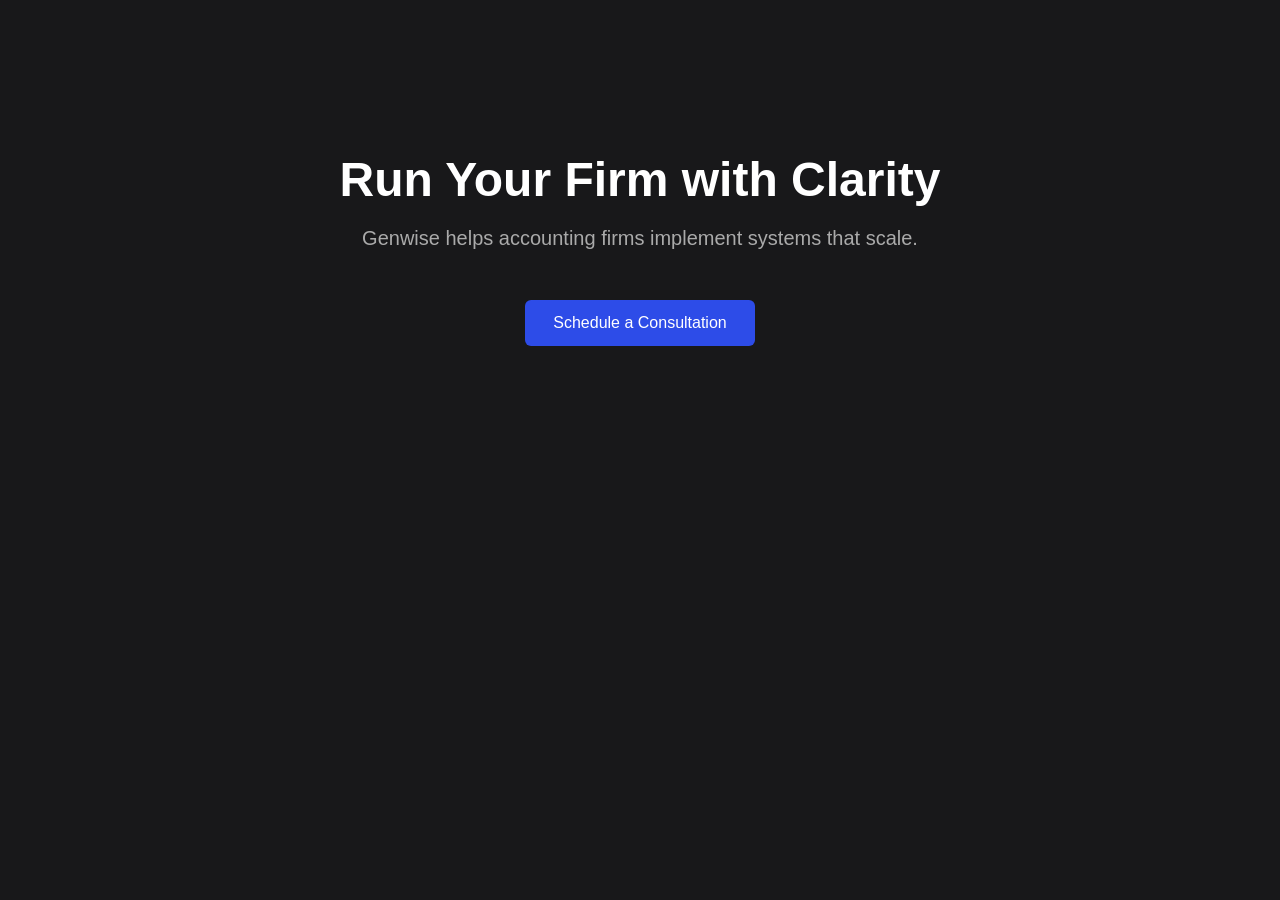
<file: index.html>
<!DOCTYPE html>
<html lang="en">
<head>
  <meta charset="UTF-8">
  <title>Genwise</title>
  <style>
    body {
      margin: 0;
      background-color: #18181a;
      color: white;
      font-family: Arial, sans-serif;
      text-align: center;
    }

    .hero {
      padding: 120px 20px;
    }

    h1 {
      font-size: 48px;
      margin-bottom: 20px;
    }

    p {
      font-size: 20px;
      color: #aaa;
    }

    .btn {
      margin-top: 30px;
      display: inline-block;
      padding: 14px 28px;
      background-color: #2d4ce8;
      color: white;
      text-decoration: none;
      border-radius: 6px;
    }
  </style>
</head>
<body>

  <div class="hero">
    <h1>Run Your Firm with Clarity</h1>
    <p>Genwise helps accounting firms implement systems that scale.</p>
    <a href="#" class="btn">Schedule a Consultation</a>
  </div>

</body>
</html>
</file>
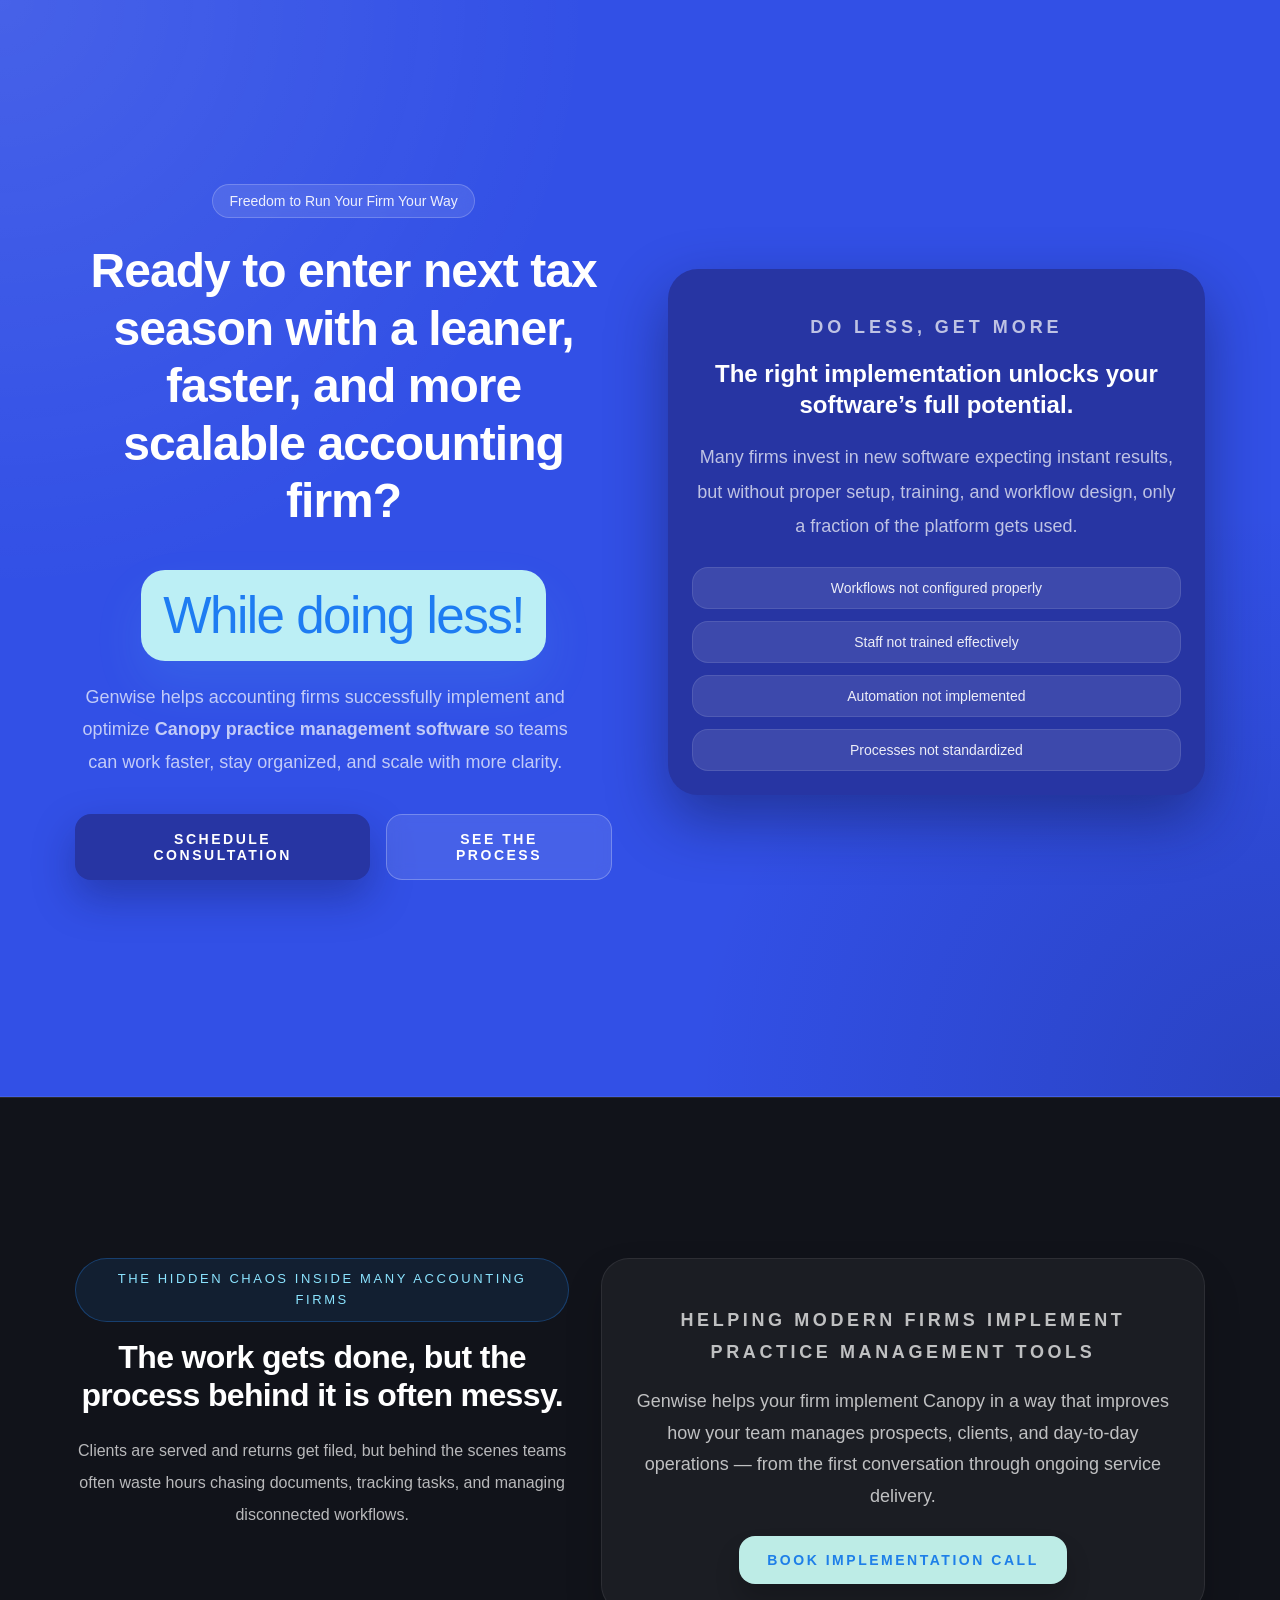
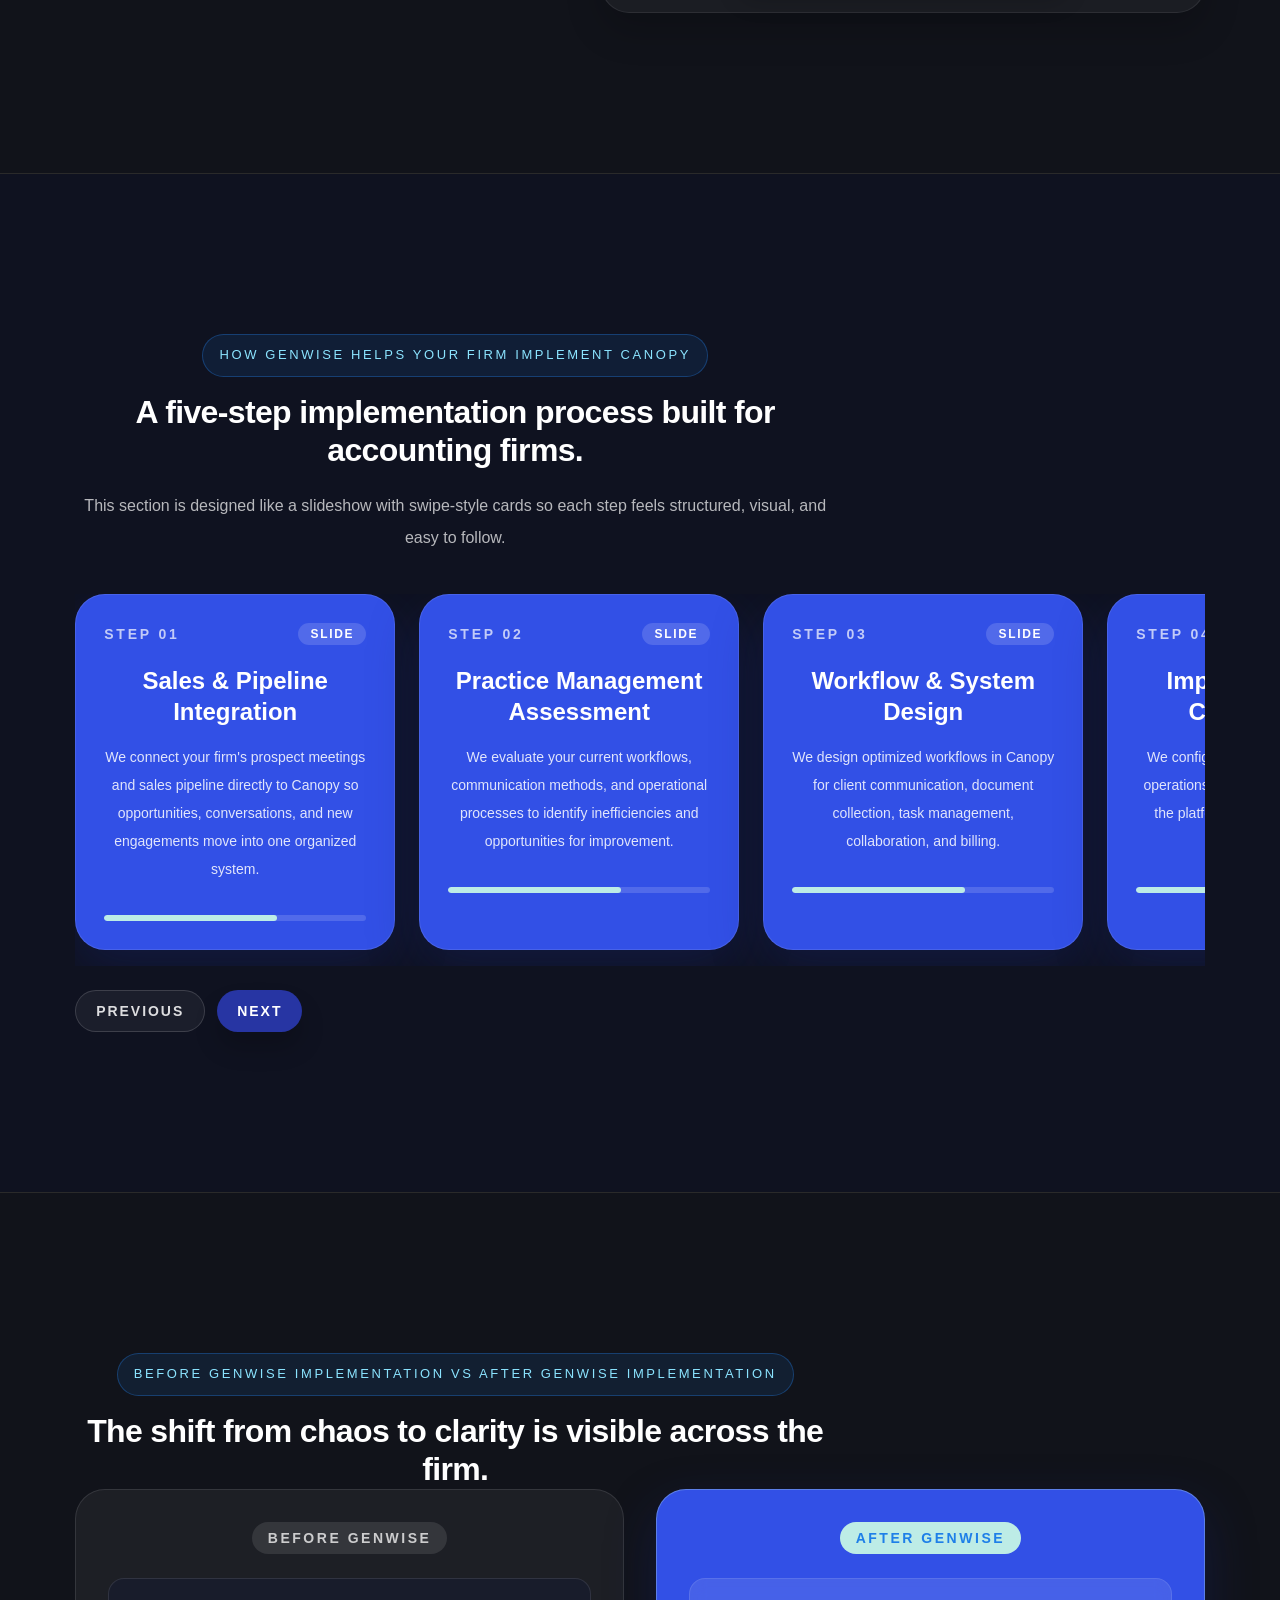
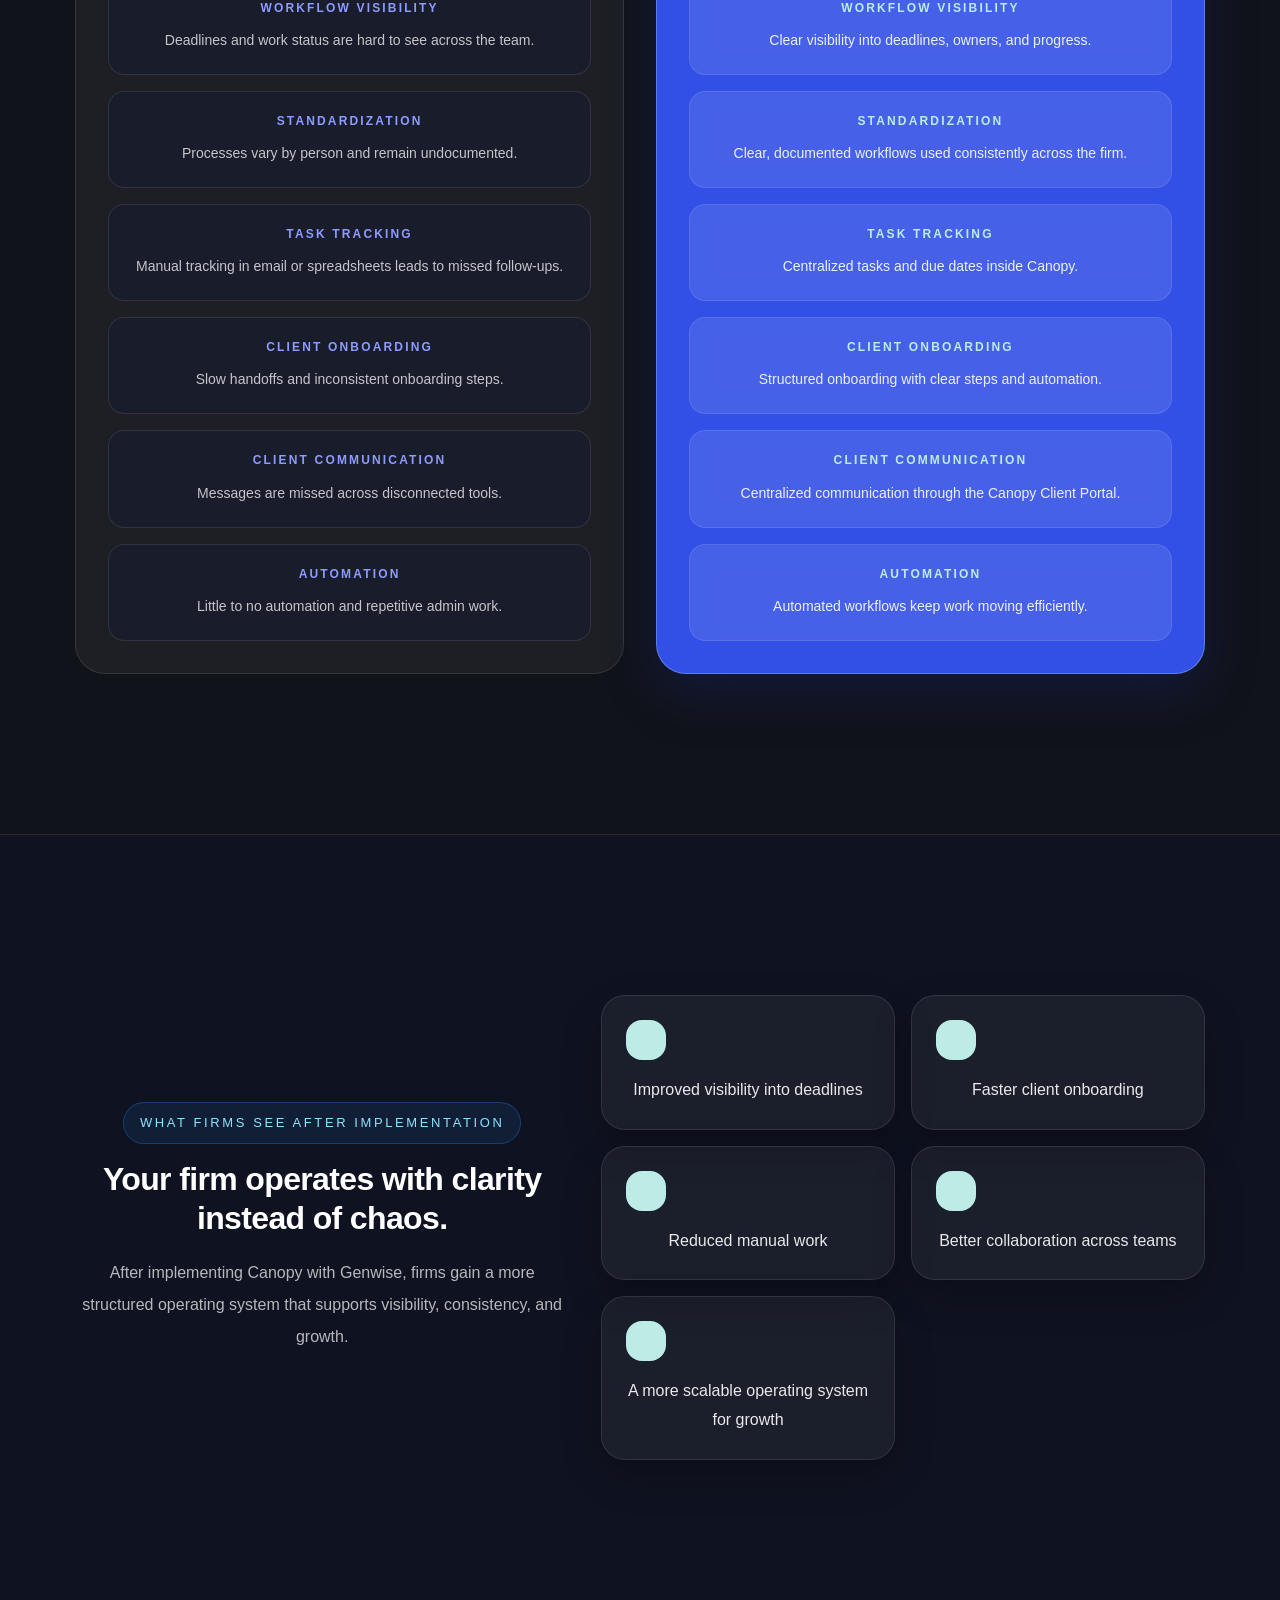
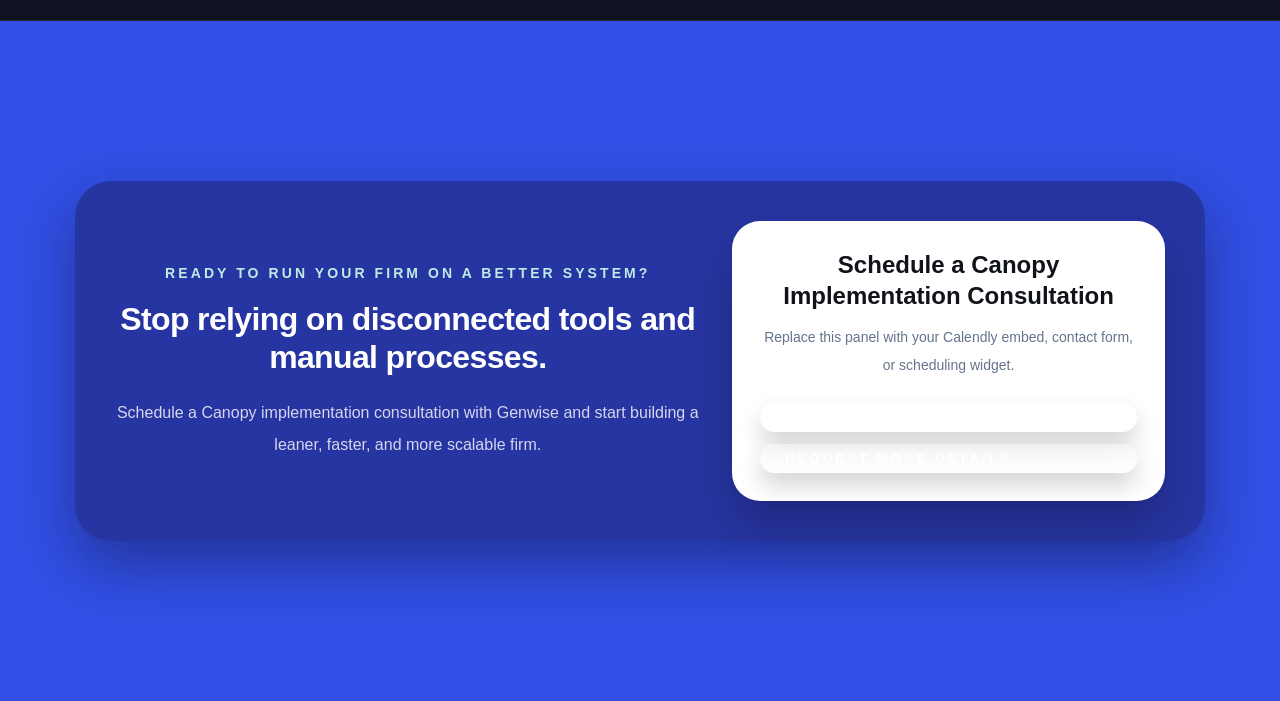
<file: canopy.html>
<!DOCTYPE html>
<html lang="en">
<head>
  <meta charset="UTF-8" />
  <meta name="viewport" content="width=device-width, initial-scale=1.0" />
  <title>Canopy Landing Page V2</title>
  <link rel="stylesheet" href="styles.css" />
</head>
<body>
  <div class="page">
    <section class="hero">
      <div class="hero-overlay"></div>
      <div class="container hero-inner">
        <div class="hero-grid">
          <div class="hero-left">
            <div class="hero-pill">Freedom to Run Your Firm Your Way</div>

            <h1 class="hero-title">
              Ready to enter next tax season with a leaner, faster, and more scalable accounting firm?
            </h1>

            <div class="hero-highlight">
              <span>While doing less!</span>
            </div>

            <p class="hero-text">
              Genwise helps accounting firms successfully implement and optimize
              <strong>Canopy practice management software</strong>
              so teams can work faster, stay organized, and scale with more clarity.
            </p>

            <div class="hero-actions">
              <a href="#consultation" class="btn btn-primary">Schedule Consultation</a>
              <a href="#process" class="btn btn-secondary">See the Process</a>
            </div>
          </div>

          <div class="hero-right">
            <div class="feature-card">
              <p class="feature-label">Do Less, Get More</p>
              <h3 class="feature-title">
                The right implementation unlocks your software’s full potential.
              </h3>
              <p class="feature-text">
                Many firms invest in new software expecting instant results, but without proper
                setup, training, and workflow design, only a fraction of the platform gets used.
              </p>

              <div class="feature-list">
                <div class="feature-item">Workflows not configured properly</div>
                <div class="feature-item">Staff not trained effectively</div>
                <div class="feature-item">Automation not implemented</div>
                <div class="feature-item">Processes not standardized</div>
              </div>
            </div>
          </div>
        </div>
      </div>
    </section>

    <section class="section section-dark">
      <div class="container">
        <div class="info-grid">
          <div>
            <p class="eyebrow">The Hidden Chaos Inside Many Accounting Firms</p>
            <h2 class="section-title">
              The work gets done, but the process behind it is often messy.
            </h2>
            <p class="section-text">
              Clients are served and returns get filed, but behind the scenes teams often waste
              hours chasing documents, tracking tasks, and managing disconnected workflows.
            </p>
          </div>

          <div class="info-card">
            <p class="info-label">Helping modern firms implement practice management tools</p>
            <p class="info-text">
              Genwise helps your firm implement Canopy in a way that improves how your team
              manages prospects, clients, and day-to-day operations — from the first conversation
              through ongoing service delivery.
            </p>
            <a href="#consultation" class="btn btn-accent">Book Implementation Call</a>
          </div>
        </div>
      </div>
    </section>

    <section id="process" class="section section-darker">
      <div class="container">
        <div class="process-header">
          <p class="eyebrow">How Genwise Helps Your Firm Implement Canopy</p>
          <h2 class="section-title">
            A five-step implementation process built for accounting firms.
          </h2>
          <p class="section-text">
            This section is designed like a slideshow with swipe-style cards so each step feels
            structured, visual, and easy to follow.
          </p>
        </div>

        <div class="slider-wrap" id="slider">
          <div class="slide-card">
            <div class="slide-top">
              <span class="slide-step">Step 01</span>
              <span class="slide-badge">Slide</span>
            </div>
            <h3>Sales &amp; Pipeline Integration</h3>
            <p>
              We connect your firm's prospect meetings and sales pipeline directly to Canopy so
              opportunities, conversations, and new engagements move into one organized system.
            </p>
            <div class="progress"><div class="progress-fill"></div></div>
          </div>

          <div class="slide-card">
            <div class="slide-top">
              <span class="slide-step">Step 02</span>
              <span class="slide-badge">Slide</span>
            </div>
            <h3>Practice Management Assessment</h3>
            <p>
              We evaluate your current workflows, communication methods, and operational processes
              to identify inefficiencies and opportunities for improvement.
            </p>
            <div class="progress"><div class="progress-fill"></div></div>
          </div>

          <div class="slide-card">
            <div class="slide-top">
              <span class="slide-step">Step 03</span>
              <span class="slide-badge">Slide</span>
            </div>
            <h3>Workflow &amp; System Design</h3>
            <p>
              We design optimized workflows in Canopy for client communication, document
              collection, task management, collaboration, and billing.
            </p>
            <div class="progress"><div class="progress-fill"></div></div>
          </div>

          <div class="slide-card">
            <div class="slide-top">
              <span class="slide-step">Step 04</span>
              <span class="slide-badge">Slide</span>
            </div>
            <h3>Implementation &amp; Configuration</h3>
            <p>
              We configure Canopy around your firm operations, build automations, and align the
              platform with the tools your team already uses.
            </p>
            <div class="progress"><div class="progress-fill"></div></div>
          </div>

          <div class="slide-card">
            <div class="slide-top">
              <span class="slide-step">Step 05</span>
              <span class="slide-badge">Slide</span>
            </div>
            <h3>Adoption &amp; Client Management</h3>
            <p>
              We train your team and guide rollout so Canopy becomes part of daily operations with
              better visibility into activity, deadlines, and workload.
            </p>
            <div class="progress"><div class="progress-fill"></div></div>
          </div>
        </div>

        <div class="slider-buttons">
          <button class="slider-btn slider-btn-outline" id="prevBtn">Previous</button>
          <button class="slider-btn slider-btn-solid" id="nextBtn">Next</button>
        </div>
      </div>
    </section>

    <section class="section section-dark">
      <div class="container">
        <div class="compare-header">
          <p class="eyebrow">Before Genwise Implementation vs After Genwise Implementation</p>
          <h2 class="section-title">
            The shift from chaos to clarity is visible across the firm.
          </h2>
        </div>

        <div class="compare-grid">
          <div class="compare-panel before-panel">
            <div class="compare-pill compare-pill-dark">Before Genwise</div>

            <div class="compare-item before-item">
              <p class="compare-label">Workflow visibility</p>
              <p class="compare-text">Deadlines and work status are hard to see across the team.</p>
            </div>

            <div class="compare-item before-item">
              <p class="compare-label">Standardization</p>
              <p class="compare-text">Processes vary by person and remain undocumented.</p>
            </div>

            <div class="compare-item before-item">
              <p class="compare-label">Task tracking</p>
              <p class="compare-text">Manual tracking in email or spreadsheets leads to missed follow-ups.</p>
            </div>

            <div class="compare-item before-item">
              <p class="compare-label">Client onboarding</p>
              <p class="compare-text">Slow handoffs and inconsistent onboarding steps.</p>
            </div>

            <div class="compare-item before-item">
              <p class="compare-label">Client communication</p>
              <p class="compare-text">Messages are missed across disconnected tools.</p>
            </div>

            <div class="compare-item before-item">
              <p class="compare-label">Automation</p>
              <p class="compare-text">Little to no automation and repetitive admin work.</p>
            </div>
          </div>

          <div class="compare-panel after-panel">
            <div class="compare-pill compare-pill-accent">After Genwise</div>

            <div class="compare-item after-item">
              <p class="compare-label compare-label-accent">Workflow visibility</p>
              <p class="compare-text compare-text-bright">Clear visibility into deadlines, owners, and progress.</p>
            </div>

            <div class="compare-item after-item">
              <p class="compare-label compare-label-accent">Standardization</p>
              <p class="compare-text compare-text-bright">Clear, documented workflows used consistently across the firm.</p>
            </div>

            <div class="compare-item after-item">
              <p class="compare-label compare-label-accent">Task tracking</p>
              <p class="compare-text compare-text-bright">Centralized tasks and due dates inside Canopy.</p>
            </div>

            <div class="compare-item after-item">
              <p class="compare-label compare-label-accent">Client onboarding</p>
              <p class="compare-text compare-text-bright">Structured onboarding with clear steps and automation.</p>
            </div>

            <div class="compare-item after-item">
              <p class="compare-label compare-label-accent">Client communication</p>
              <p class="compare-text compare-text-bright">Centralized communication through the Canopy Client Portal.</p>
            </div>

            <div class="compare-item after-item">
              <p class="compare-label compare-label-accent">Automation</p>
              <p class="compare-text compare-text-bright">Automated workflows keep work moving efficiently.</p>
            </div>
          </div>
        </div>
      </div>
    </section>

    <section class="section section-darker">
      <div class="container">
        <div class="results-grid">
          <div>
            <p class="eyebrow">What Firms See After Implementation</p>
            <h2 class="section-title">Your firm operates with clarity instead of chaos.</h2>
            <p class="section-text">
              After implementing Canopy with Genwise, firms gain a more structured operating system
              that supports visibility, consistency, and growth.
            </p>
          </div>

          <div class="result-cards">
            <div class="result-card">
              <div class="result-icon"></div>
              <p>Improved visibility into deadlines</p>
            </div>
            <div class="result-card">
              <div class="result-icon"></div>
              <p>Faster client onboarding</p>
            </div>
            <div class="result-card">
              <div class="result-icon"></div>
              <p>Reduced manual work</p>
            </div>
            <div class="result-card">
              <div class="result-icon"></div>
              <p>Better collaboration across teams</p>
            </div>
            <div class="result-card">
              <div class="result-icon"></div>
              <p>A more scalable operating system for growth</p>
            </div>
          </div>
        </div>
      </div>
    </section>

    <section id="consultation" class="section consultation-section">
      <div class="container">
        <div class="consult-shell">
          <div class="consult-grid">
            <div>
              <p class="consult-label">Ready to Run Your Firm on a Better System?</p>
              <h2 class="section-title consult-title">
                Stop relying on disconnected tools and manual processes.
              </h2>
              <p class="consult-text">
                Schedule a Canopy implementation consultation with Genwise and start building a
                leaner, faster, and more scalable firm.
              </p>
            </div>

            <div class="consult-card">
              <h3>Schedule a Canopy Implementation Consultation</h3>
              <p>
                Replace this panel with your Calendly embed, contact form, or scheduling widget.
              </p>

              <div class="consult-actions">
                <button class="consult-btn consult-btn-primary">Book Consultation</button>
                <button class="consult-btn consult-btn-secondary">Request More Details</button>
              </div>
            </div>
          </div>
        </div>
      </div>
    </section>
  </div>

  <script>
    const slider = document.getElementById('slider');
    const prevBtn = document.getElementById('prevBtn');
    const nextBtn = document.getElementById('nextBtn');

    prevBtn.addEventListener('click', function () {
      slider.scrollBy({ left: -360, behavior: 'smooth' });
    });

    nextBtn.addEventListener('click', function () {
      slider.scrollBy({ left: 360, behavior: 'smooth' });
    });
  </script>
</body>
</html>
</file>
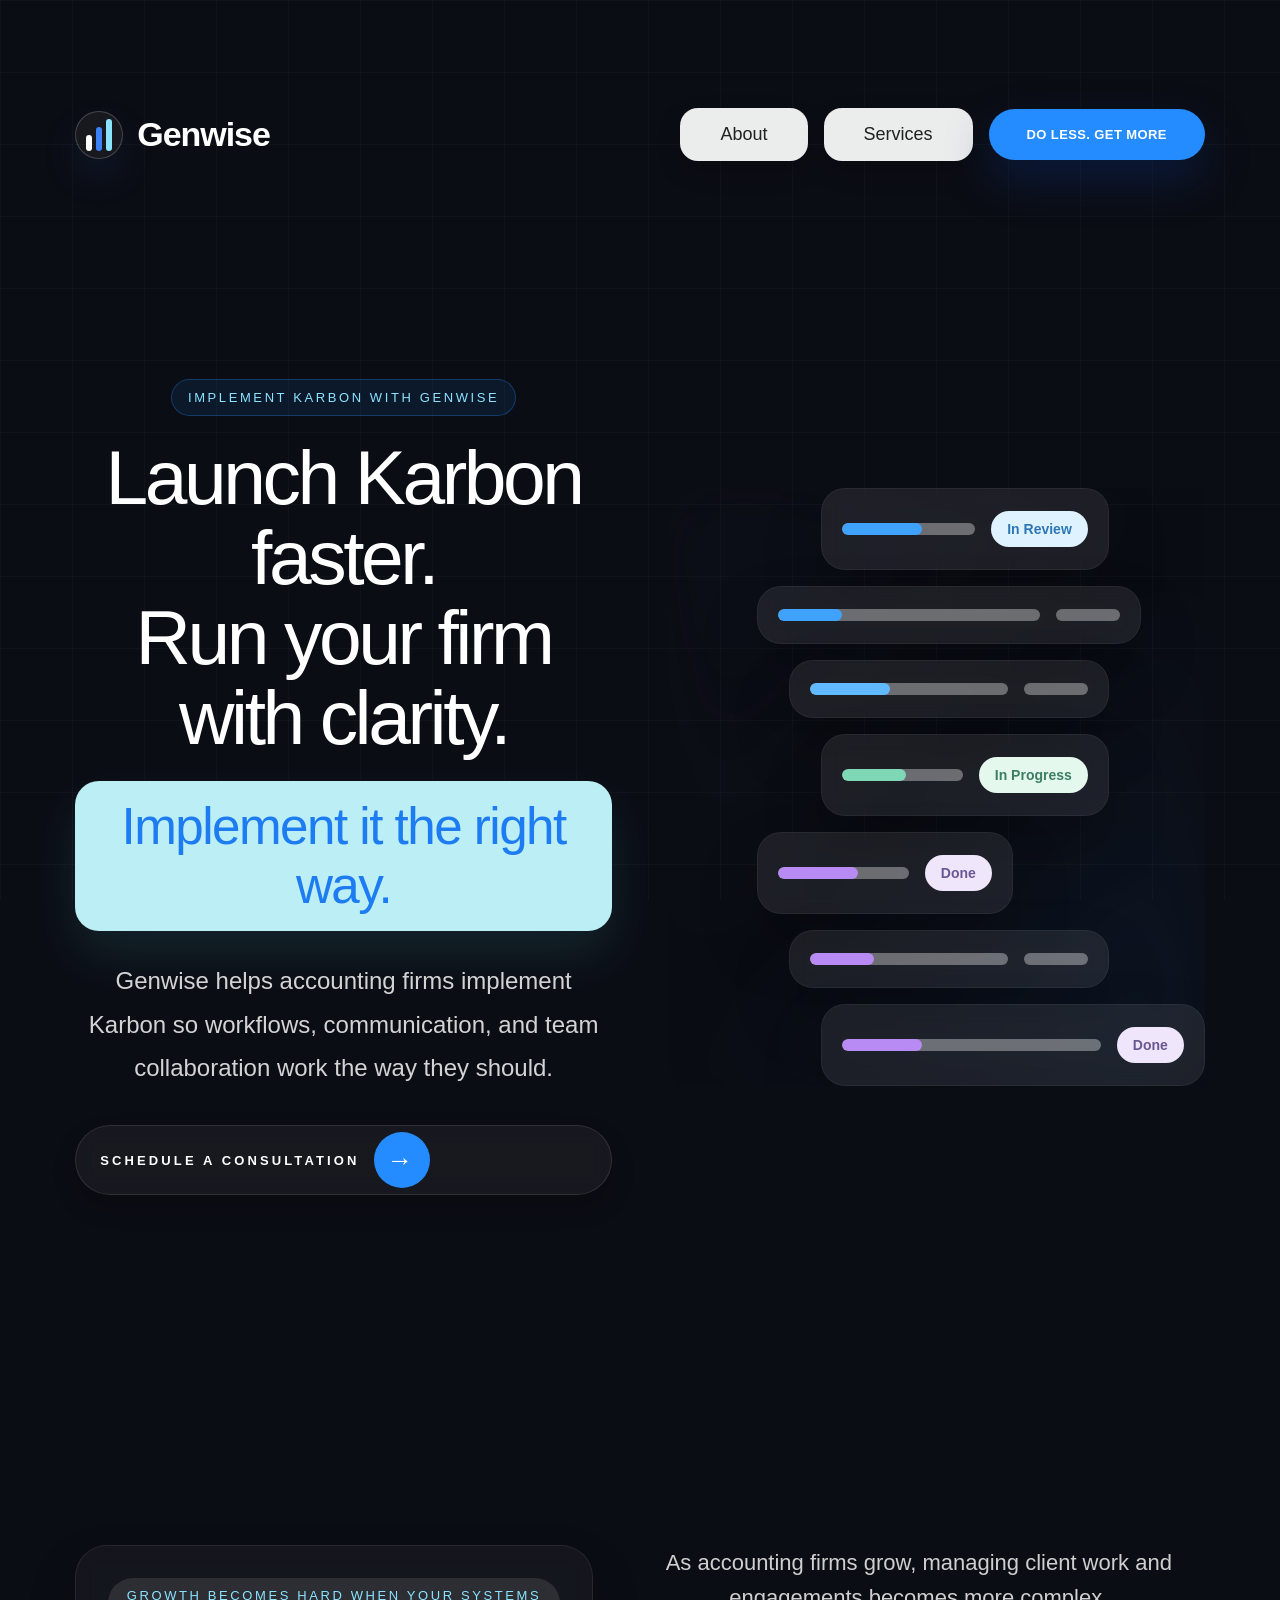
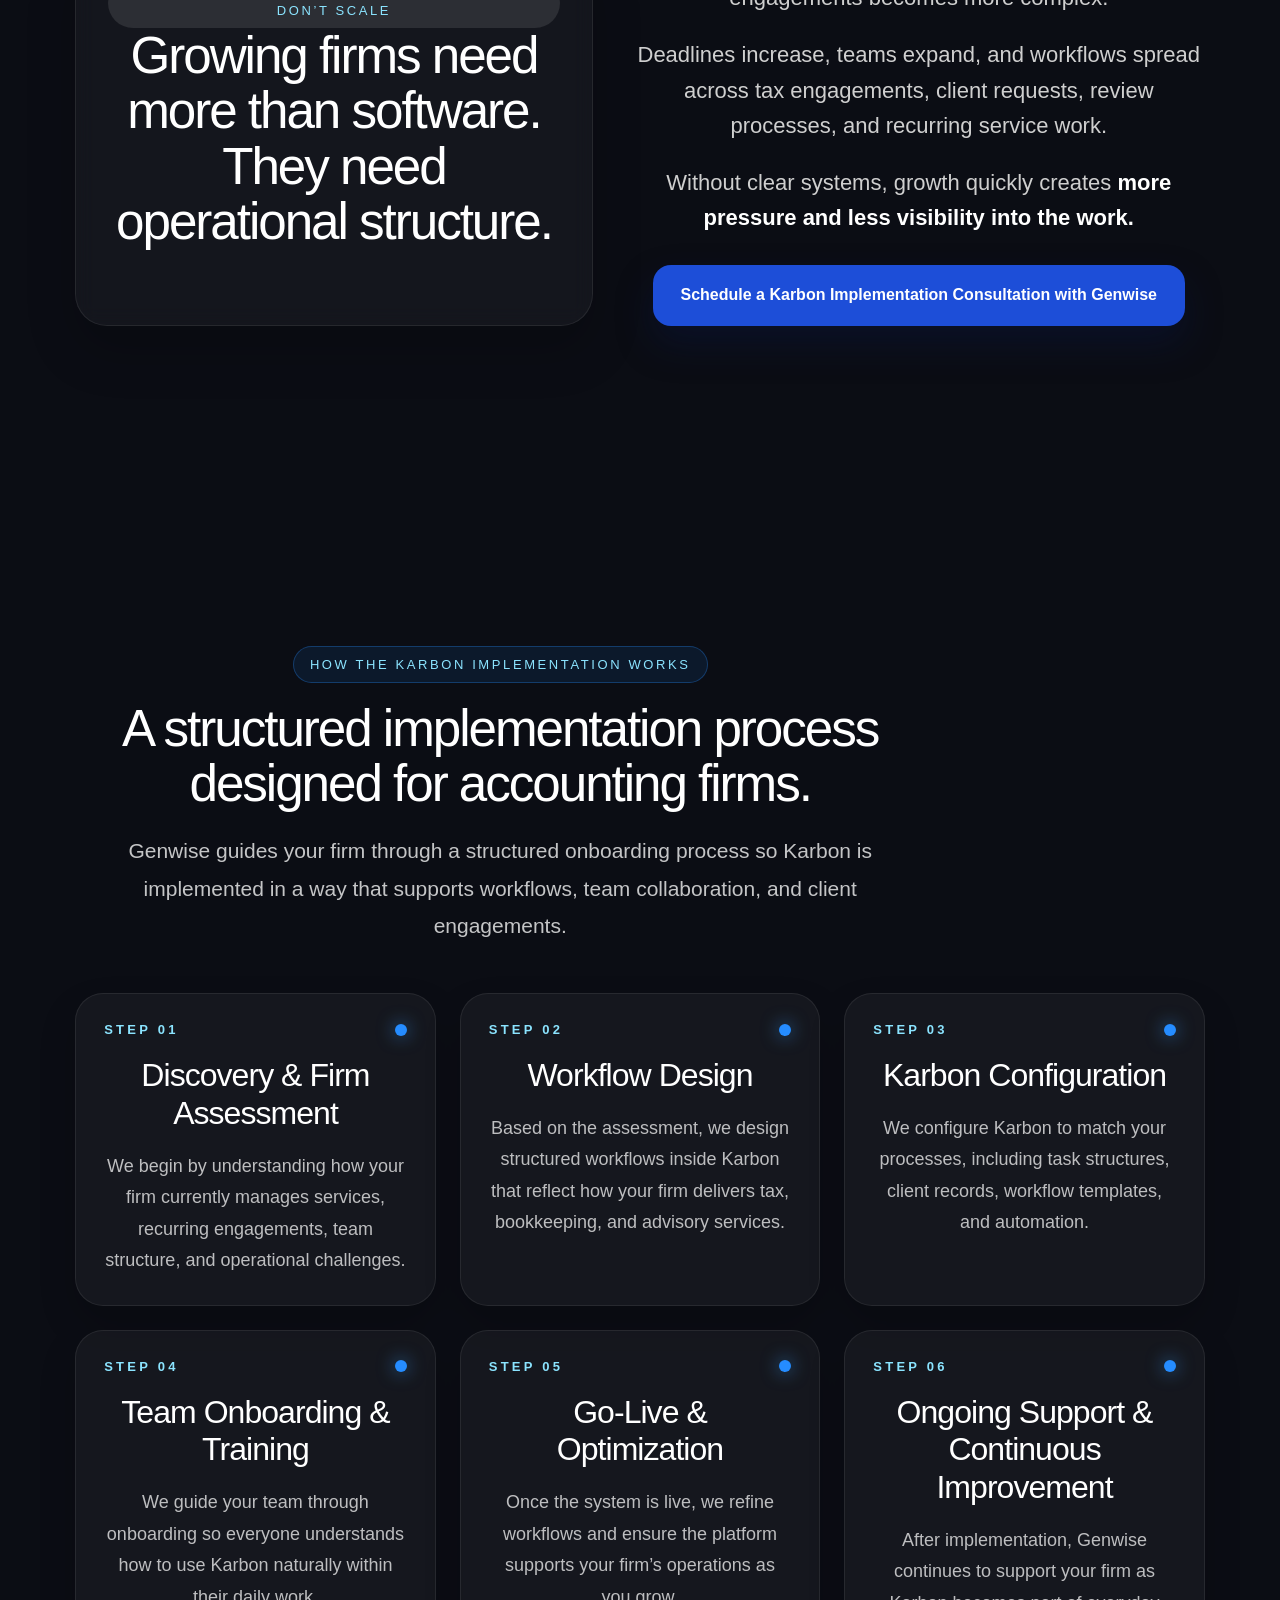
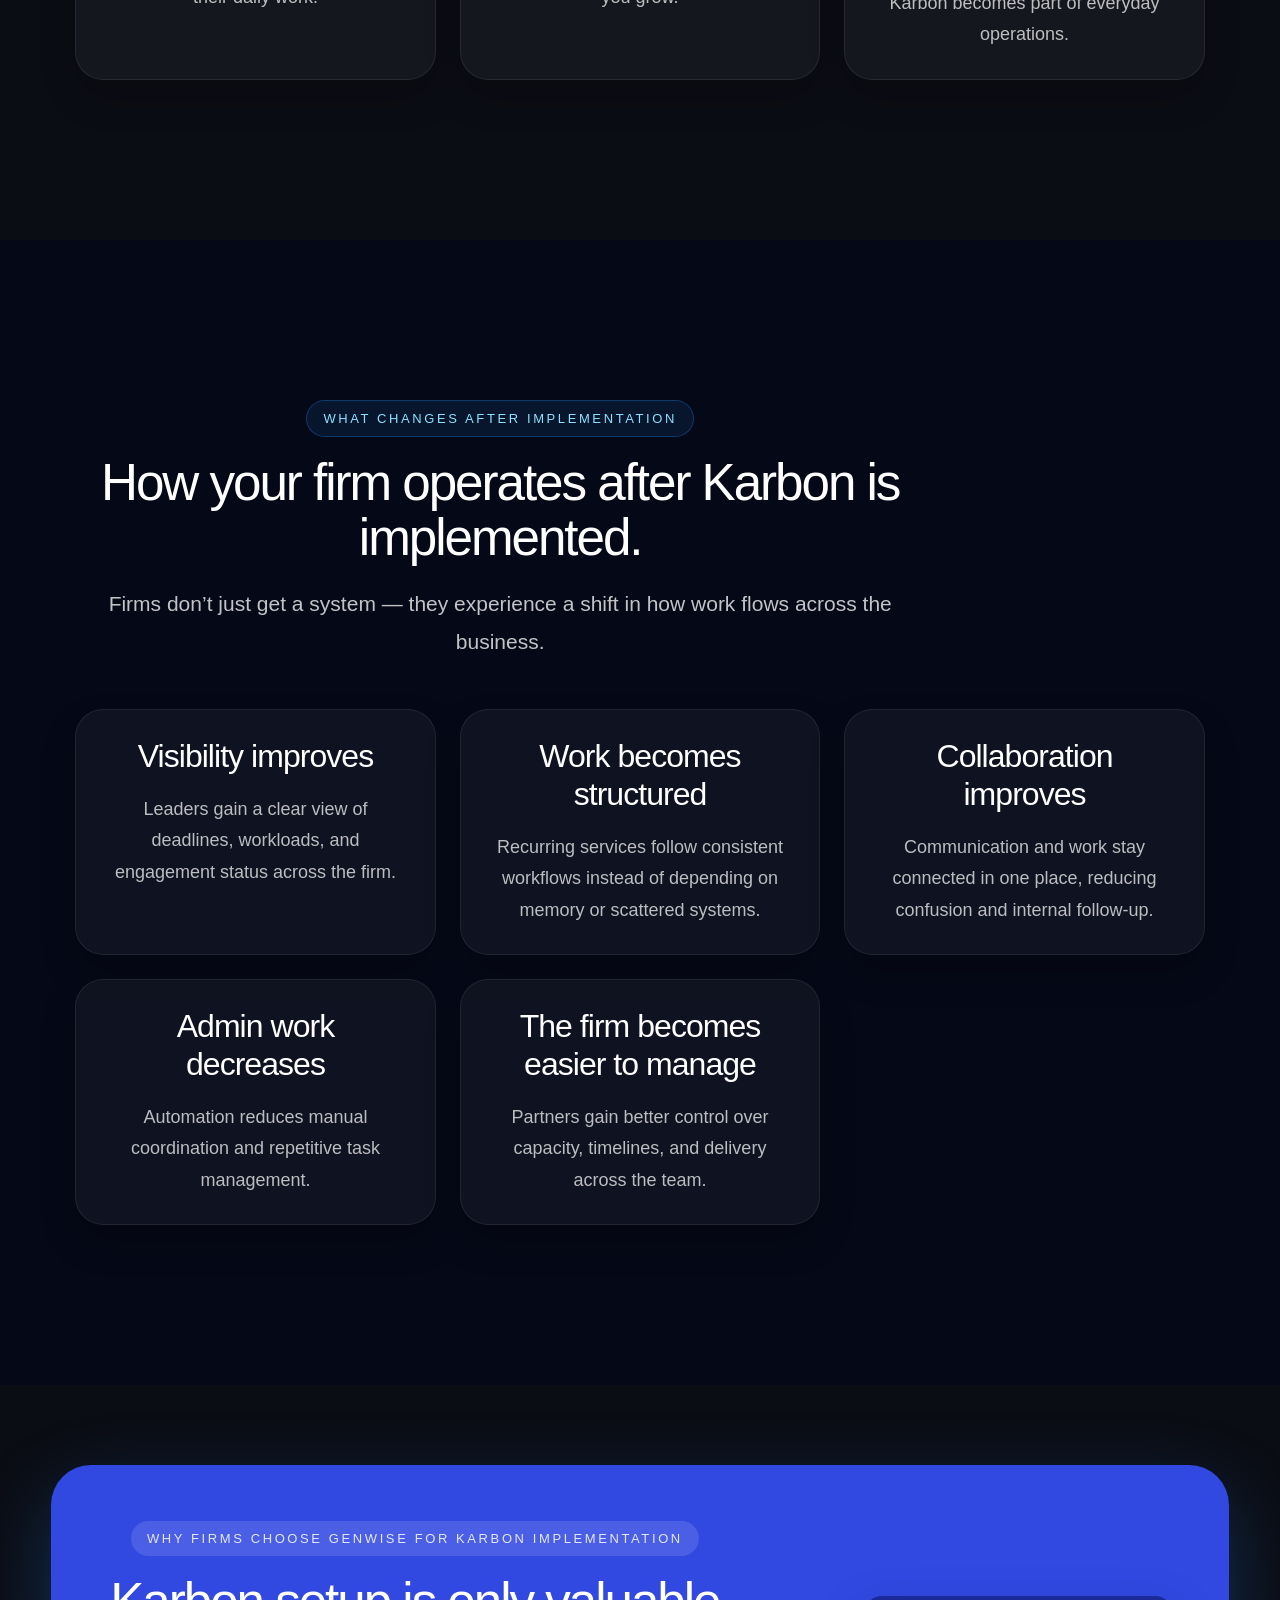
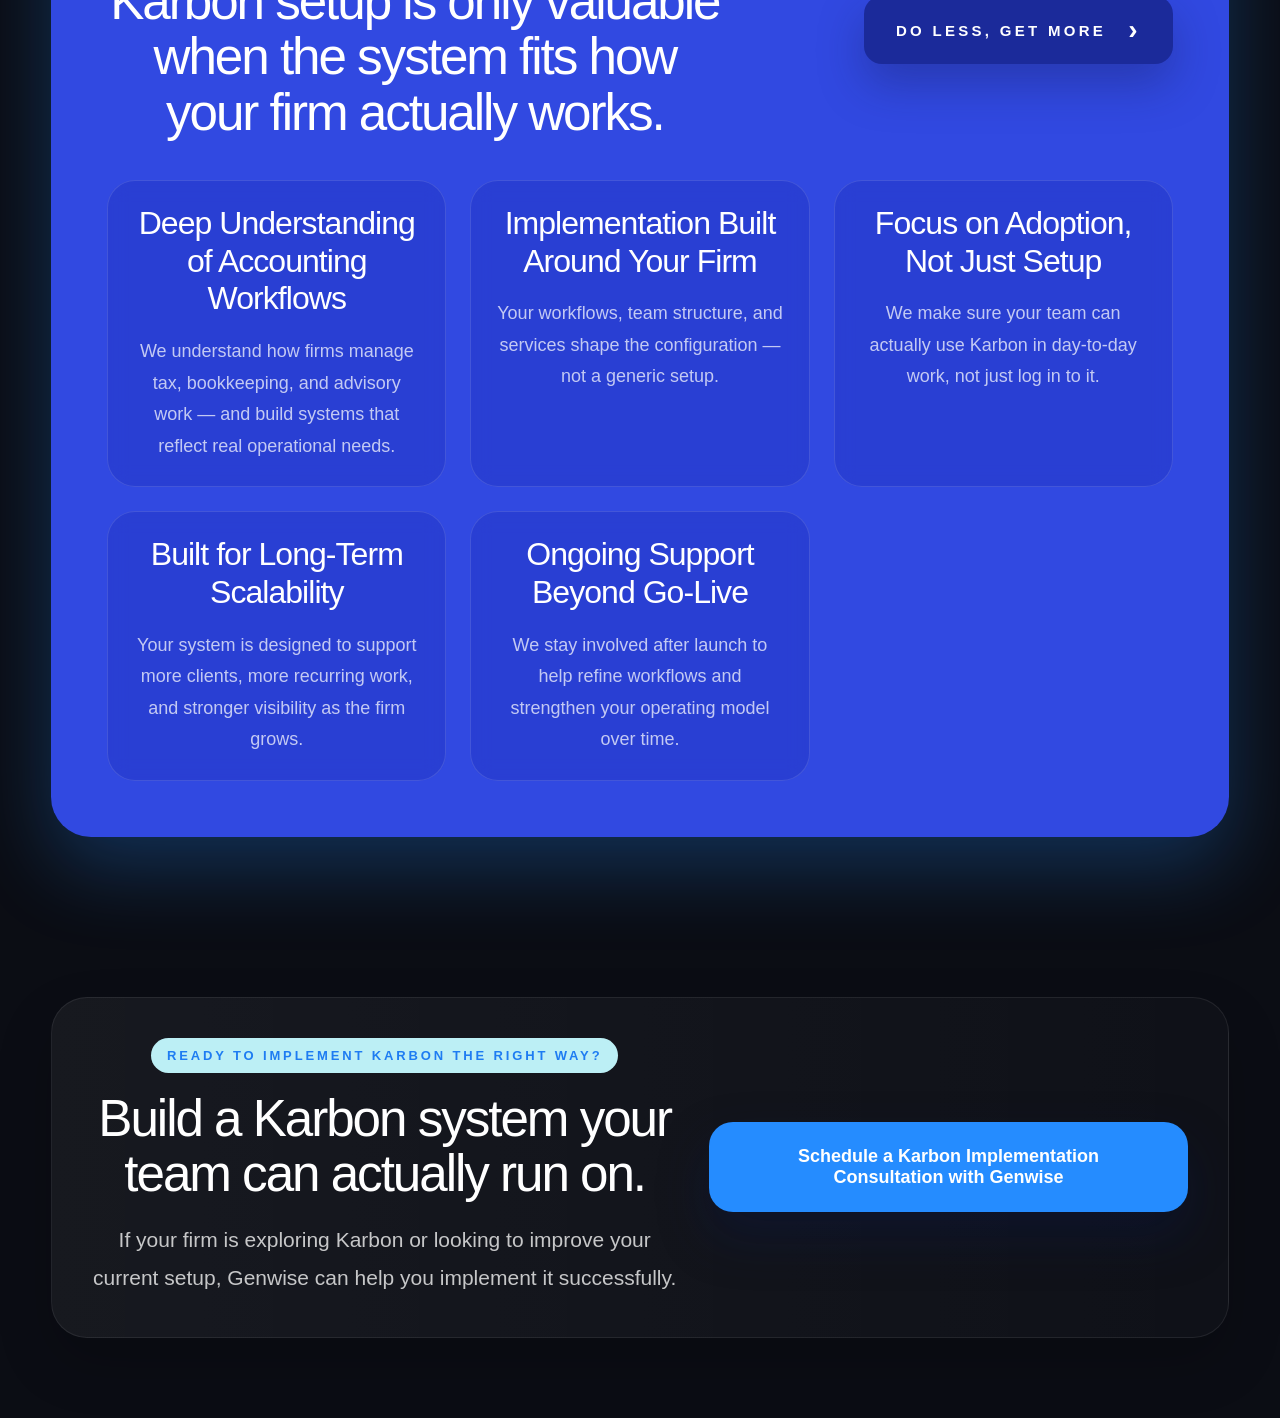
<file: karbon.html>
<!DOCTYPE html>
<html lang="en">
<head>
  <meta charset="UTF-8" />
  <meta name="viewport" content="width=device-width, initial-scale=1.0" />
  <title>Karbon Landing Page | Genwise</title>
  <link rel="stylesheet" href="styles.css" />
</head>
<body>
  <div class="page-bg"></div>

  <header class="site-header">
    <div class="container header-inner">
      <div class="brand">
        <div class="brand-icon">
          <div class="brand-bars">
            <span class="bar bar-1"></span>
            <span class="bar bar-2"></span>
            <span class="bar bar-3"></span>
          </div>
        </div>
        <span class="brand-name">Genwise</span>
      </div>

      <nav class="nav">
        <a class="nav-link light" href="#about">About</a>
        <a class="nav-link light" href="#services">Services</a>
        <a class="nav-link primary" href="#consultation">DO LESS. GET MORE</a>
      </nav>
    </div>
  </header>

  <main>
    <section class="hero-section">
      <div class="container hero-grid">
        <div class="hero-copy">
          <div class="eyebrow">Implement Karbon with Genwise</div>

          <h1>
            Launch Karbon faster.<br />
            Run your firm with clarity.
          </h1>

          <div class="hero-highlight">
            <span>Implement it the right way.</span>
          </div>

          <p class="hero-text">
            Genwise helps accounting firms implement Karbon so workflows,
            communication, and team collaboration work the way they should.
          </p>

          <div class="hero-actions" id="consultation">
            <a href="#consultation" class="consult-btn">
              <span>Schedule a Consultation</span>
              <span class="consult-arrow">→</span>
            </a>
          </div>
        </div>

        <div class="hero-visual">
          <div class="hero-glow"></div>

          <div class="status-stack">
            <div class="status-card ml-24 w-72">
              <div class="status-line">
                <div class="status-fill fill-sky w-20"></div>
              </div>
              <div class="status-tag tag-sky">In Review</div>
            </div>

            <div class="status-card ml-8 w-96">
              <div class="status-line">
                <div class="status-fill fill-sky w-16"></div>
              </div>
              <div class="status-placeholder"></div>
            </div>

            <div class="status-card ml-16 w-80">
              <div class="status-line">
                <div class="status-fill fill-sky-light w-20"></div>
              </div>
              <div class="status-placeholder"></div>
            </div>

            <div class="status-card ml-24 w-72">
              <div class="status-line">
                <div class="status-fill fill-green w-16"></div>
              </div>
              <div class="status-tag tag-green">In Progress</div>
            </div>

            <div class="status-card ml-8 w-64">
              <div class="status-line">
                <div class="status-fill fill-violet w-20"></div>
              </div>
              <div class="status-tag tag-violet">Done</div>
            </div>

            <div class="status-card ml-16 w-80">
              <div class="status-line">
                <div class="status-fill fill-violet w-16"></div>
              </div>
              <div class="status-placeholder"></div>
            </div>

            <div class="status-card ml-24 w-96">
              <div class="status-line">
                <div class="status-fill fill-violet w-20"></div>
              </div>
              <div class="status-tag tag-violet">Done</div>
            </div>
          </div>
        </div>
      </div>
    </section>

    <section id="about" class="about-section section-spacing">
      <div class="container about-grid">
        <div class="about-card">
          <div class="eyebrow muted">Growth becomes hard when your systems don’t scale</div>
          <h2>Growing firms need more than software. They need operational structure.</h2>
        </div>

        <div class="about-copy">
          <p>
            As accounting firms grow, managing client work and engagements becomes
            more complex.
          </p>

          <p>
            Deadlines increase, teams expand, and workflows spread across tax
            engagements, client requests, review processes, and recurring service
            work.
          </p>

          <p>
            Without clear systems, growth quickly creates
            <strong>more pressure and less visibility into the work.</strong>
          </p>

          <div class="about-cta">
            <a href="#consultation" class="solid-btn">
              Schedule a Karbon Implementation Consultation with Genwise
            </a>
          </div>
        </div>
      </div>
    </section>

    <section id="services" class="services-section section-spacing">
      <div class="container">
        <div class="section-header narrow">
          <div class="eyebrow">How the Karbon implementation works</div>
          <h2>A structured implementation process designed for accounting firms.</h2>
          <p>
            Genwise guides your firm through a structured onboarding process so
            Karbon is implemented in a way that supports workflows, team
            collaboration, and client engagements.
          </p>
        </div>

        <div class="card-grid three-col">
          <div class="info-card">
            <div class="card-top">
              <span class="step-label">Step 01</span>
              <span class="card-dot"></span>
            </div>
            <h3>Discovery &amp; Firm Assessment</h3>
            <p>
              We begin by understanding how your firm currently manages services,
              recurring engagements, team structure, and operational challenges.
            </p>
          </div>

          <div class="info-card">
            <div class="card-top">
              <span class="step-label">Step 02</span>
              <span class="card-dot"></span>
            </div>
            <h3>Workflow Design</h3>
            <p>
              Based on the assessment, we design structured workflows inside
              Karbon that reflect how your firm delivers tax, bookkeeping, and
              advisory services.
            </p>
          </div>

          <div class="info-card">
            <div class="card-top">
              <span class="step-label">Step 03</span>
              <span class="card-dot"></span>
            </div>
            <h3>Karbon Configuration</h3>
            <p>
              We configure Karbon to match your processes, including task
              structures, client records, workflow templates, and automation.
            </p>
          </div>

          <div class="info-card">
            <div class="card-top">
              <span class="step-label">Step 04</span>
              <span class="card-dot"></span>
            </div>
            <h3>Team Onboarding &amp; Training</h3>
            <p>
              We guide your team through onboarding so everyone understands how to
              use Karbon naturally within their daily work.
            </p>
          </div>

          <div class="info-card">
            <div class="card-top">
              <span class="step-label">Step 05</span>
              <span class="card-dot"></span>
            </div>
            <h3>Go-Live &amp; Optimization</h3>
            <p>
              Once the system is live, we refine workflows and ensure the
              platform supports your firm’s operations as you grow.
            </p>
          </div>

          <div class="info-card">
            <div class="card-top">
              <span class="step-label">Step 06</span>
              <span class="card-dot"></span>
            </div>
            <h3>Ongoing Support &amp; Continuous Improvement</h3>
            <p>
              After implementation, Genwise continues to support your firm as
              Karbon becomes part of everyday operations.
            </p>
          </div>
        </div>
      </div>
    </section>

    <section class="transformation-section section-spacing">
      <div class="container">
        <div class="section-header narrow">
          <div class="eyebrow">What changes after implementation</div>
          <h2>How your firm operates after Karbon is implemented.</h2>
          <p>
            Firms don’t just get a system — they experience a shift in how work
            flows across the business.
          </p>
        </div>

        <div class="card-grid three-col">
          <div class="info-card">
            <h3>Visibility improves</h3>
            <p>
              Leaders gain a clear view of deadlines, workloads, and engagement
              status across the firm.
            </p>
          </div>

          <div class="info-card">
            <h3>Work becomes structured</h3>
            <p>
              Recurring services follow consistent workflows instead of depending
              on memory or scattered systems.
            </p>
          </div>

          <div class="info-card">
            <h3>Collaboration improves</h3>
            <p>
              Communication and work stay connected in one place, reducing
              confusion and internal follow-up.
            </p>
          </div>

          <div class="info-card">
            <h3>Admin work decreases</h3>
            <p>
              Automation reduces manual coordination and repetitive task
              management.
            </p>
          </div>

          <div class="info-card">
            <h3>The firm becomes easier to manage</h3>
            <p>
              Partners gain better control over capacity, timelines, and delivery
              across the team.
            </p>
          </div>
        </div>
      </div>
    </section>

    <section class="why-section section-spacing">
      <div class="container why-panel">
        <div class="why-top">
          <div class="why-copy">
            <div class="eyebrow white-eyebrow">Why firms choose Genwise for Karbon implementation</div>
            <h2>
              Karbon setup is only valuable when the system fits how your firm
              actually works.
            </h2>
          </div>

          <div class="why-action">
            <a href="#consultation" class="secondary-btn">
              Do less, get more <span>›</span>
            </a>
          </div>
        </div>

        <div class="card-grid three-col">
          <div class="why-card">
            <h3>Deep Understanding of Accounting Workflows</h3>
            <p>
              We understand how firms manage tax, bookkeeping, and advisory work
              — and build systems that reflect real operational needs.
            </p>
          </div>

          <div class="why-card">
            <h3>Implementation Built Around Your Firm</h3>
            <p>
              Your workflows, team structure, and services shape the
              configuration — not a generic setup.
            </p>
          </div>

          <div class="why-card">
            <h3>Focus on Adoption, Not Just Setup</h3>
            <p>
              We make sure your team can actually use Karbon in day-to-day work,
              not just log in to it.
            </p>
          </div>

          <div class="why-card">
            <h3>Built for Long-Term Scalability</h3>
            <p>
              Your system is designed to support more clients, more recurring
              work, and stronger visibility as the firm grows.
            </p>
          </div>

          <div class="why-card">
            <h3>Ongoing Support Beyond Go-Live</h3>
            <p>
              We stay involved after launch to help refine workflows and
              strengthen your operating model over time.
            </p>
          </div>
        </div>
      </div>
    </section>

    <section class="final-cta-section section-spacing">
      <div class="container final-cta-panel">
        <div class="final-cta-copy">
          <div class="cta-label">Ready to implement Karbon the right way?</div>
          <h2>Build a Karbon system your team can actually run on.</h2>
          <p>
            If your firm is exploring Karbon or looking to improve your current
            setup, Genwise can help you implement it successfully.
          </p>
        </div>

        <div class="final-cta-action">
          <a href="#consultation" class="primary-cta-btn">
            Schedule a Karbon Implementation Consultation with Genwise
          </a>
        </div>
      </div>
    </section>
  </main>
</body>
</html>
</file>
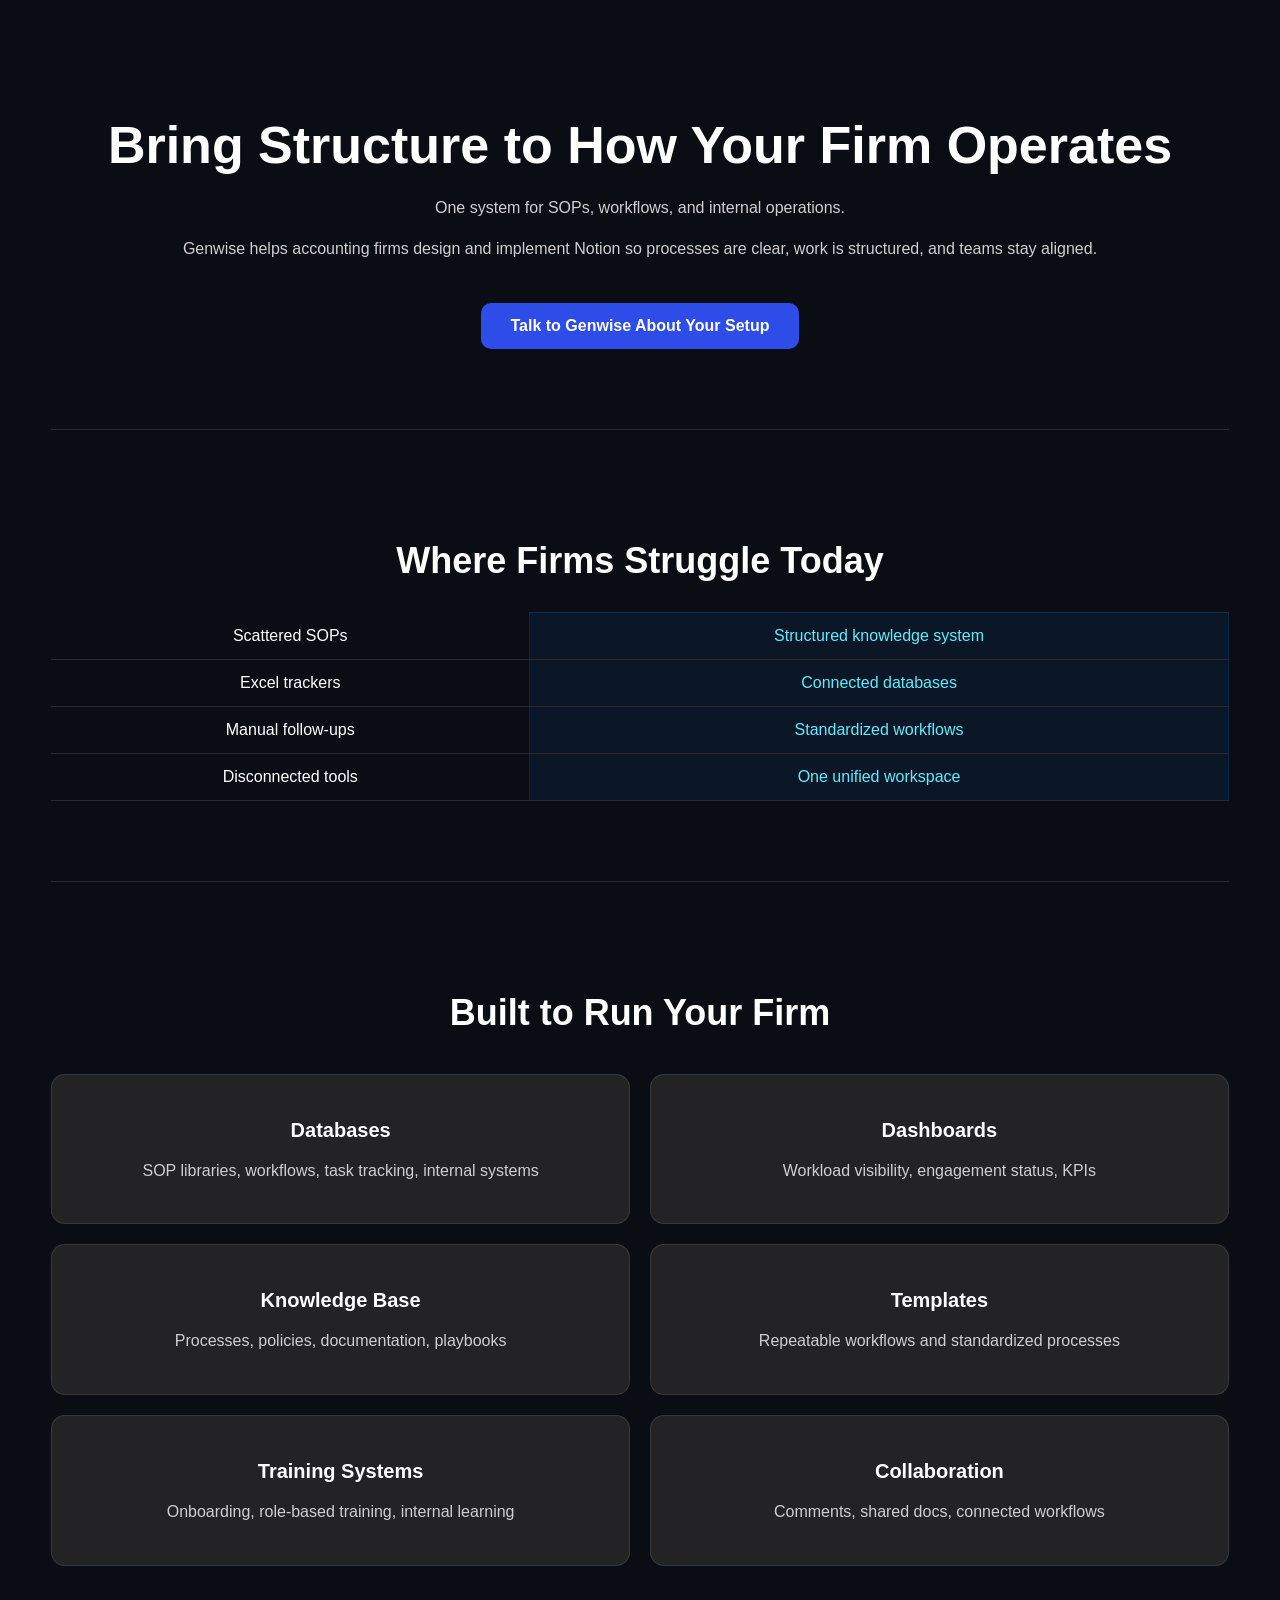
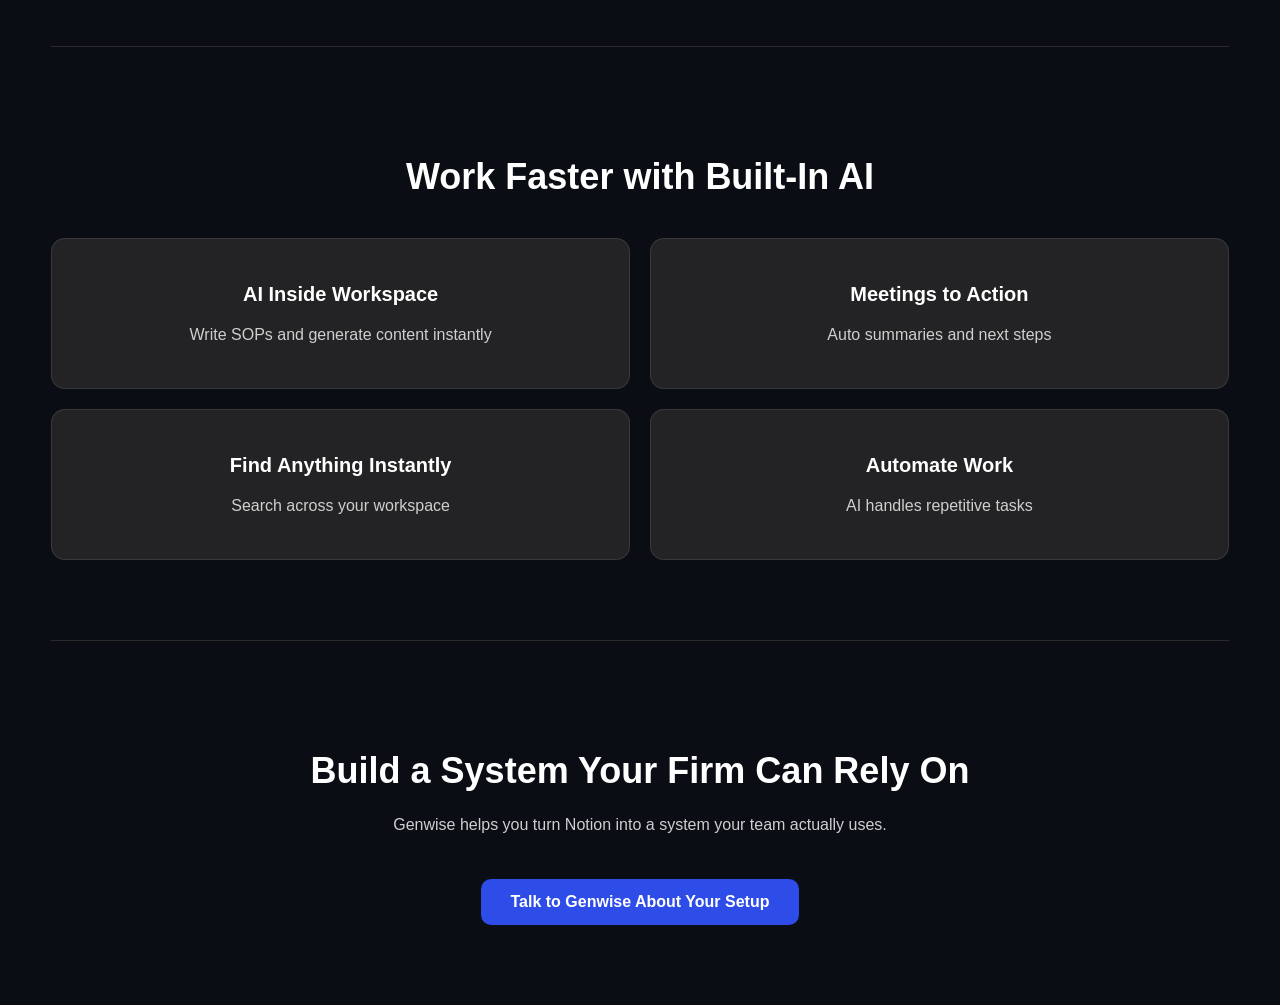
<file: notion.html>
<!DOCTYPE html>
<html lang="en">
<head>
  <meta charset="UTF-8">
  <meta name="viewport" content="width=device-width, initial-scale=1.0">
  <title>Genwise Notion</title>

  <!-- LINK TO CSS -->
  <link rel="stylesheet" href="styles.css">
</head>

<body>

  <div class="container">
    <h1>Bring Structure to How Your Firm Operates</h1>
    <p>One system for SOPs, workflows, and internal operations.</p>
    <p>Genwise helps accounting firms design and implement Notion so processes are clear, work is structured, and teams stay aligned.</p>
    <a href="#" class="cta">Talk to Genwise About Your Setup</a>
  </div>

  <div class="container section">
    <h2>Where Firms Struggle Today</h2>
    <table class="table">
      <tr>
        <td>Scattered SOPs</td>
        <td class="highlight">Structured knowledge system</td>
      </tr>
      <tr>
        <td>Excel trackers</td>
        <td class="highlight">Connected databases</td>
      </tr>
      <tr>
        <td>Manual follow-ups</td>
        <td class="highlight">Standardized workflows</td>
      </tr>
      <tr>
        <td>Disconnected tools</td>
        <td class="highlight">One unified workspace</td>
      </tr>
    </table>
  </div>

  <div class="container section">
    <h2>Built to Run Your Firm</h2>

    <div class="grid">
      <div class="card"><h3>Databases</h3><p>SOP libraries, workflows, task tracking, internal systems</p></div>
      <div class="card"><h3>Dashboards</h3><p>Workload visibility, engagement status, KPIs</p></div>
      <div class="card"><h3>Knowledge Base</h3><p>Processes, policies, documentation, playbooks</p></div>
      <div class="card"><h3>Templates</h3><p>Repeatable workflows and standardized processes</p></div>
      <div class="card"><h3>Training Systems</h3><p>Onboarding, role-based training, internal learning</p></div>
      <div class="card"><h3>Collaboration</h3><p>Comments, shared docs, connected workflows</p></div>
    </div>
  </div>

  <div class="container section">
    <h2>Work Faster with Built-In AI</h2>

    <div class="grid">
      <div class="card"><h3>AI Inside Workspace</h3><p>Write SOPs and generate content instantly</p></div>
      <div class="card"><h3>Meetings to Action</h3><p>Auto summaries and next steps</p></div>
      <div class="card"><h3>Find Anything Instantly</h3><p>Search across your workspace</p></div>
      <div class="card"><h3>Automate Work</h3><p>AI handles repetitive tasks</p></div>
    </div>
  </div>

  <div class="container section">
    <h2>Build a System Your Firm Can Rely On</h2>
    <p>Genwise helps you turn Notion into a system your team actually uses.</p>
    <a href="#" class="cta">Talk to Genwise About Your Setup</a>
  </div>

</body>
</html>
</file>
<file: styles.css>
body {
  margin: 0;
  background: #18181a;
  color: #ffffff;
  font-family: Arial, sans-serif;
  text-align: center;
}

.hero {
  padding: 100px 20px 60px;
}

.hero h1 {
  font-size: 48px;
  margin-bottom: 16px;
}

.hero p {
  font-size: 20px;
  color: #d1d5db;
}

.logo-section {
  padding: 40px 20px 100px;
}

.logo-wrap {
  display: flex;
  justify-content: center;
  align-items: center;
  gap: 80px;
  flex-wrap: wrap;
}



#Karbon Page
.transformation-section {
  background: #050816;
  padding: 90px 0;
  color: #ffffff;
}

.transformation-container {
  width: min(92%, 1400px);
  margin: 0 auto;
}

.transformation-header {
  max-width: 900px;
  margin-bottom: 48px;
}

.section-label {
  display: inline-block;
  padding: 12px 20px;
  margin-bottom: 24px;
  border-radius: 999px;
  background: rgba(45, 76, 232, 0.14);
  color: #8fdcff;
  font-size: 14px;
  font-weight: 500;
  letter-spacing: 0.22em;
  text-transform: uppercase;
}

.transformation-header h2 {
  margin: 0 0 24px;
  font-size: clamp(42px, 5vw, 76px);
  line-height: 1.06;
  font-weight: 500;
  letter-spacing: -0.03em;
  max-width: 1000px;
}

.transformation-header p {
  margin: 0;
  max-width: 920px;
  font-size: 21px;
  line-height: 1.75;
  color: rgba(255, 255, 255, 0.72);
}

.transformation-grid {
  display: grid;
  grid-template-columns: repeat(3, 1fr);
  gap: 28px;
}

.transformation-card {
  background: rgba(255, 255, 255, 0.05);
  border: 1px solid rgba(255, 255, 255, 0.08);
  border-radius: 32px;
  padding: 34px 34px 32px;
  min-height: 220px;
  box-sizing: border-box;
}

.transformation-card h3 {
  margin: 0 0 22px;
  font-size: 28px;
  line-height: 1.2;
  font-weight: 600;
  color: #ffffff;
}

.transformation-card p {
  margin: 0;
  font-size: 18px;
  line-height: 1.8;
  color: rgba(255, 255, 255, 0.72);
}

@media (max-width: 1200px) {
  .transformation-grid {
    grid-template-columns: repeat(2, 1fr);
  }
}

@media (max-width: 768px) {
  .transformation-section {
    padding: 70px 0;
  }

  .transformation-header {
    margin-bottom: 36px;
  }

  .transformation-header h2 {
    font-size: 40px;
  }

  .transformation-header p {
    font-size: 18px;
    line-height: 1.7;
  }

  .transformation-grid {
    grid-template-columns: 1fr;
  }

  .transformation-card {
    padding: 28px;
    min-height: auto;
  }

  .transformation-card h3 {
    font-size: 24px;
  }

  .transformation-card p {
    font-size: 17px;
  }
}

.logo {
  height: 80px;
  width: auto;
}


.container {
  max-width: 1200px;
  margin: 0 auto;
  padding: 0 24px;
}

/* HERO */
.hero {
  padding: 120px 0;
  border-bottom: 1px solid rgba(255,255,255,0.08);
}

.hero-grid {
  display: grid;
  grid-template-columns: 1.1fr 0.9fr;
  gap: 60px;
  align-items: center;
}

.tag {
  display: inline-block;
  border: 1px solid rgba(23,145,255,0.3);
  background: rgba(23,145,255,0.1);
  color: #5fedfd;
  padding: 6px 14px;
  border-radius: 20px;
  font-size: 14px;
  margin-bottom: 20px;
}

.hero h1 {
  font-size: 48px;
  line-height: 1.2;
}

.hero h1 span {
  color: #5fedfd;
  display: block;
}

.hero p {
  margin-top: 20px;
  color: rgba(255,255,255,0.7);
  font-size: 18px;
  max-width: 500px;
}

.hero-buttons {
  margin-top: 30px;
  display: flex;
  gap: 15px;
}

.btn-primary {
  background: #2d4ce8;
  padding: 14px 22px;
  border-radius: 12px;
  text-decoration: none;
  color: white;
}

.btn-secondary {
  border: 1px solid rgba(255,255,255,0.2);
  padding: 14px 22px;
  border-radius: 12px;
  text-decoration: none;
  color: white;
}

/* CARD */
.card {
  background: #232325;
  border: 1px solid rgba(255,255,255,0.1);
  padding: 20px;
  border-radius: 20px;
}

.card-inner {
  background: #18181a;
  padding: 20px;
  border-radius: 16px;
}

.card-header {
  display: flex;
  justify-content: space-between;
  margin-bottom: 20px;
}

.small-text {
  color: rgba(255,255,255,0.5);
  font-size: 14px;
}

.badge {
  background: rgba(23,145,255,0.15);
  color: #5fedfd;
  padding: 5px 10px;
  border-radius: 8px;
}

.card-grid {
  display: grid;
  grid-template-columns: 1fr 1fr;
  gap: 12px;
}

.mini-card {
  background: rgba(23,145,255,0.1);
  border: 1px solid rgba(23,145,255,0.2);
  padding: 12px;
  border-radius: 10px;
}

/* COMPARISON */
.comparison {
  padding: 80px 0;
}

.comparison-grid {
  display: grid;
  grid-template-columns: 1fr 1fr;
  gap: 30px;
}

.box {
  background: rgba(255,255,255,0.02);
  border: 1px solid rgba(255,255,255,0.1);
  padding: 30px;
  border-radius: 20px;
}

.highlight {
  background: rgba(23,145,255,0.08);
  border: 1px solid rgba(23,145,255,0.2);
}

.section-label {
  color: #5fedfd;
  font-size: 12px;
  margin-bottom: 20px;
}

.list div {
  background: rgba(0,0,0,0.3);
  padding: 14px;
  border-radius: 10px;
  margin-bottom: 10px;
}

.container {
  max-width: 1200px;
  margin: 0 auto;
  padding: 0 24px;
}

.hero {
  padding: 120px 0;
  border-bottom: 1px solid rgba(255,255,255,0.08);
}

.hero-grid {
  display: grid;
  grid-template-columns: 1.1fr 0.9fr;
  gap: 60px;
  align-items: center;
}

.tag {
  display: inline-block;
  border: 1px solid rgba(23,145,255,0.3);
  background: rgba(23,145,255,0.1);
  color: #5fedfd;
  padding: 6px 14px;
  border-radius: 20px;
  font-size: 14px;
  margin-bottom: 20px;
}

.hero h1 {
  font-size: 48px;
  line-height: 1.2;
}

.hero h1 span {
  color: #5fedfd;
  display: block;
}

.hero p {
  margin-top: 20px;
  color: rgba(255,255,255,0.7);
  font-size: 18px;
  max-width: 500px;
}

.hero-buttons {
  margin-top: 30px;
  display: flex;
  gap: 15px;
}

.btn-primary {
  background: #2d4ce8;
  padding: 14px 22px;
  border-radius: 12px;
  text-decoration: none;
  color: white;
}

.btn-secondary {
  border: 1px solid rgba(255,255,255,0.2);
  padding: 14px 22px;
  border-radius: 12px;
  text-decoration: none;
  color: white;
}

.card {
  background: #232325;
  border: 1px solid rgba(255,255,255,0.1);
  padding: 20px;
  border-radius: 20px;
}

.card-inner {
  background: #18181a;
  padding: 20px;
  border-radius: 16px;
}

.card-header {
  display: flex;
  justify-content: space-between;
  margin-bottom: 20px;
}

.small-text {
  color: rgba(255,255,255,0.5);
  font-size: 14px;
}

.badge {
  background: rgba(23,145,255,0.15);
  color: #5fedfd;
  padding: 5px 10px;
  border-radius: 8px;
}

.card-grid {
  display: grid;
  grid-template-columns: 1fr 1fr;
  gap: 12px;
}

.mini-card {
  background: rgba(23,145,255,0.1);
  border: 1px solid rgba(23,145,255,0.2);
  padding: 12px;
  border-radius: 10px;
}

.comparison {
  padding: 80px 0;
}

.comparison-grid {
  display: grid;
  grid-template-columns: 1fr 1fr;
  gap: 30px;
}

.box {
  background: rgba(255,255,255,0.02);
  border: 1px solid rgba(255,255,255,0.1);
  padding: 30px;
  border-radius: 20px;
}

.highlight {
  background: rgba(23,145,255,0.08);
  border: 1px solid rgba(23,145,255,0.2);
}

.section-label {
  color: #5fedfd;
  font-size: 12px;
  margin-bottom: 20px;
}

.list div {
  background: rgba(0,0,0,0.3);
  padding: 14px;
  border-radius: 10px;
  margin-bottom: 10px;
}

/* BASE */
body {
  margin: 0;
  font-family: -apple-system, BlinkMacSystemFont, sans-serif;
  background: #18181a; /* dark base */
  color: #ffffff;
}

/* LAYOUT */
.container {
  max-width: 1100px;
  margin: auto;
  padding: 80px 20px;
}

/* TYPOGRAPHY */
h1 {
  font-size: 52px;
  margin-bottom: 20px;
}

h2 {
  font-size: 36px;
  margin-bottom: 20px;
}

h3 {
  font-size: 20px;
  margin-bottom: 10px;
}

p {
  color: #cfcfcf;
  line-height: 1.6;
}

/* CTA (PRIMARY BLUE) */
.cta {
  display: inline-block;
  margin-top: 25px;
  padding: 14px 30px;
  background: #2d4ce8; /* PRIMARY */
  color: #ffffff;
  text-decoration: none;
  border-radius: 10px;
  font-weight: 600;
  transition: 0.3s;
}

.cta:hover {
  background: #1791ff; /* SECONDARY BLUE */
}

/* GRID */
.grid {
  display: grid;
  grid-template-columns: repeat(2, 1fr);
  gap: 20px;
  margin-top: 40px;
}

/* CARDS */
.card {
  background: #232325; /* dark layer */
  padding: 24px;
  border-radius: 14px;
  transition: 0.3s;
}

.card:hover {
  transform: translateY(-5px);
}

/* SECTIONS */
.section {
  border-top: 1px solid #2a2a2a;
}

/* TABLE */
.table {
  width: 100%;
  margin-top: 30px;
  border-collapse: collapse;
}

.table td {
  border-bottom: 1px solid #2a2a2a;
  padding: 14px;
}

/* ACCENT (TURQUOISE) */
.highlight {
  color: #5fedfd;
}

* {
  box-sizing: border-box;
}

html {
  scroll-behavior: smooth;
}

body {
  margin: 0;
  font-family: Inter, Arial, sans-serif;
  background: #11131a;
  color: #ffffff;
}

a {
  text-decoration: none;
}

button {
  font: inherit;
  cursor: pointer;
  border: none;
}

.page {
  min-height: 100vh;
  background: #11131a;
  color: #ffffff;
}

.container {
  width: 100%;
  max-width: 1280px;
  margin: 0 auto;
  padding-left: 24px;
  padding-right: 24px;
}

.section {
  padding: 80px 0;
}

.section-dark {
  background: #11131a;
}

.section-darker {
  background: #0f1220;
}

.hero {
  position: relative;
  overflow: hidden;
  background: #3250e6;
}

.hero-overlay {
  position: absolute;
  inset: 0;
  background:
    radial-gradient(circle at top left, rgba(255, 255, 255, 0.1), transparent 35%),
    radial-gradient(circle at bottom right, rgba(13, 20, 72, 0.22), transparent 35%);
}

.hero-inner {
  position: relative;
  padding-top: 64px;
  padding-bottom: 96px;
}

.hero-grid {
  display: grid;
  gap: 48px;
  align-items: center;
}

.hero-pill {
  display: inline-flex;
  margin-bottom: 24px;
  border: 1px solid rgba(255, 255, 255, 0.2);
  background: rgba(255, 255, 255, 0.1);
  padding: 8px 16px;
  border-radius: 999px;
  font-size: 14px;
  font-weight: 500;
  color: rgba(255, 255, 255, 0.9);
  backdrop-filter: blur(8px);
}

.hero-title {
  max-width: 900px;
  margin: 0;
  font-size: 40px;
  line-height: 1.1;
  font-weight: 600;
  letter-spacing: -0.02em;
}

.hero-highlight {
  display: inline-block;
  margin-top: 32px;
  background: #bdece6;
  padding: 16px 24px;
  border-radius: 16px;
  box-shadow: 0 24px 48px rgba(0, 0, 0, 0.25);
}

.hero-highlight span {
  font-size: 32px;
  font-weight: 600;
  color: #1e7fe8;
}

.hero-text {
  max-width: 700px;
  margin-top: 32px;
  font-size: 18px;
  line-height: 1.8;
  color: rgba(255, 255, 255, 0.85);
}

.hero-actions {
  display: flex;
  flex-direction: column;
  gap: 16px;
  margin-top: 40px;
}

.btn {
  display: inline-flex;
  align-items: center;
  justify-content: center;
  padding: 16px 28px;
  border-radius: 16px;
  text-align: center;
  font-size: 14px;
  font-weight: 600;
  text-transform: uppercase;
  letter-spacing: 0.18em;
  transition: transform 0.2s ease, background 0.2s ease;
}

.btn:hover {
  transform: translateY(-2px);
}

.btn-primary {
  background: #2735a3;
  color: #ffffff;
  box-shadow: 0 18px 40px rgba(18, 24, 86, 0.35);
}

.btn-secondary {
  border: 1px solid rgba(255, 255, 255, 0.25);
  background: rgba(255, 255, 255, 0.1);
  color: #ffffff;
  backdrop-filter: blur(8px);
}

.btn-accent {
  margin-top: 24px;
  background: #bdece6;
  color: #1e7fe8;
  box-shadow: 0 16px 24px rgba(0, 0, 0, 0.18);
}

.feature-card {
  border-radius: 30px;
  background: #2735a3;
  padding: 24px;
  box-shadow: 0 24px 60px rgba(16, 20, 62, 0.45);
}

.feature-label {
  margin: 0;
  font-size: 14px;
  font-weight: 600;
  text-transform: uppercase;
  letter-spacing: 0.22em;
  color: rgba(255, 255, 255, 0.75);
}

.feature-title {
  margin: 16px 0 0;
  font-size: 24px;
  line-height: 1.3;
  font-weight: 600;
}

.feature-text {
  margin: 16px 0 0;
  font-size: 14px;
  line-height: 1.9;
  color: rgba(255, 255, 255, 0.8);
}

.feature-list {
  margin-top: 24px;
  display: grid;
  gap: 12px;
}

.feature-item {
  border: 1px solid rgba(255, 255, 255, 0.1);
  background: rgba(255, 255, 255, 0.1);
  padding: 12px 16px;
  border-radius: 16px;
  font-size: 14px;
  color: rgba(255, 255, 255, 0.9);
}

.info-grid,
.results-grid,
.consult-grid,
.compare-grid {
  display: grid;
  gap: 32px;
}

.eyebrow {
  margin: 0;
  font-size: 14px;
  font-weight: 600;
  text-transform: uppercase;
  letter-spacing: 0.22em;
  color: #8e9bff;
}

.section-title {
  margin: 16px 0 0;
  font-size: 32px;
  line-height: 1.2;
  font-weight: 600;
  letter-spacing: -0.02em;
  color: #ffffff;
}

.section-text {
  margin: 20px 0 0;
  font-size: 16px;
  line-height: 2;
  color: rgba(255, 255, 255, 0.7);
}

.info-card {
  border: 1px solid rgba(255, 255, 255, 0.1);
  background: rgba(255, 255, 255, 0.05);
  padding: 32px;
  border-radius: 28px;
  box-shadow: 0 20px 50px rgba(0, 0, 0, 0.25);
}

.info-label {
  margin: 0;
  font-size: 14px;
  font-weight: 600;
  text-transform: uppercase;
  letter-spacing: 0.2em;
  color: #bdece6;
}

.info-text {
  margin: 16px 0 0;
  font-size: 18px;
  line-height: 1.8;
  color: rgba(255, 255, 255, 0.8);
}

.process-header {
  max-width: 760px;
}

.slider-wrap {
  display: flex;
  gap: 24px;
  overflow-x: auto;
  padding-bottom: 16px;
  margin-top: 40px;
  scroll-behavior: smooth;
}

.slider-wrap::-webkit-scrollbar {
  height: 8px;
}

.slider-wrap::-webkit-scrollbar-thumb {
  background: rgba(255, 255, 255, 0.18);
  border-radius: 999px;
}

.slide-card {
  width: 320px;
  min-width: 320px;
  border: 1px solid rgba(255, 255, 255, 0.1);
  background: #3250e6;
  padding: 28px;
  border-radius: 30px;
  box-shadow: 0 20px 50px rgba(23, 36, 118, 0.35);
}

.slide-top {
  display: flex;
  align-items: center;
  justify-content: space-between;
}

.slide-step {
  font-size: 14px;
  font-weight: 600;
  text-transform: uppercase;
  letter-spacing: 0.2em;
  color: rgba(255, 255, 255, 0.7);
}

.slide-badge {
  border-radius: 999px;
  background: rgba(255, 255, 255, 0.15);
  padding: 4px 12px;
  font-size: 12px;
  font-weight: 600;
  text-transform: uppercase;
  letter-spacing: 0.14em;
  color: #ffffff;
}

.slide-card h3 {
  margin: 20px 0 0;
  font-size: 24px;
  line-height: 1.3;
  font-weight: 600;
}

.slide-card p {
  margin: 16px 0 0;
  font-size: 14px;
  line-height: 2;
  color: rgba(255, 255, 255, 0.85);
}

.progress {
  height: 6px;
  margin-top: 32px;
  border-radius: 999px;
  background: rgba(255, 255, 255, 0.15);
  overflow: hidden;
}

.progress-fill {
  width: 66%;
  height: 100%;
  border-radius: 999px;
  background: #bdece6;
}

.slider-buttons {
  display: flex;
  gap: 12px;
  margin-top: 24px;
}

.slider-btn {
  border-radius: 999px;
  padding: 12px 20px;
  font-size: 14px;
  font-weight: 600;
  text-transform: uppercase;
  letter-spacing: 0.14em;
}

.slider-btn-outline {
  border: 1px solid rgba(255, 255, 255, 0.15);
  background: rgba(255, 255, 255, 0.05);
  color: rgba(255, 255, 255, 0.85);
}

.slider-btn-solid {
  background: #2735a3;
  color: #ffffff;
  box-shadow: 0 16px 24px rgba(0, 0, 0, 0.18);
}

.compare-header {
  max-width: 760px;
}

.compare-panel {
  padding: 32px;
  border-radius: 30px;
}

.before-panel {
  border: 1px solid rgba(255, 255, 255, 0.1);
  background: rgba(255, 255, 255, 0.05);
}

.after-panel {
  border: 1px solid rgba(189, 236, 230, 0.3);
  background: #3250e6;
  box-shadow: 0 20px 50px rgba(23, 36, 118, 0.35);
}

.compare-pill {
  display: inline-flex;
  margin-bottom: 24px;
  padding: 8px 16px;
  border-radius: 999px;
  font-size: 14px;
  font-weight: 600;
  text-transform: uppercase;
  letter-spacing: 0.18em;
}

.compare-pill-dark {
  background: rgba(255, 255, 255, 0.1);
  color: rgba(255, 255, 255, 0.75);
}

.compare-pill-accent {
  background: #bdece6;
  color: #1e7fe8;
}

.compare-item {
  padding: 20px;
  border-radius: 16px;
}

.compare-item + .compare-item {
  margin-top: 16px;
}

.before-item {
  border: 1px solid rgba(255, 255, 255, 0.1);
  background: #181c2b;
}

.after-item {
  border: 1px solid rgba(255, 255, 255, 0.1);
  background: rgba(255, 255, 255, 0.1);
  backdrop-filter: blur(8px);
}

.compare-label {
  margin: 0;
  font-size: 12px;
  font-weight: 600;
  text-transform: uppercase;
  letter-spacing: 0.18em;
  color: #8e9bff;
}

.compare-label-accent {
  color: #bdece6;
}

.compare-text {
  margin: 8px 0 0;
  font-size: 14px;
  line-height: 2;
  color: rgba(255, 255, 255, 0.75);
}

.compare-text-bright {
  color: rgba(255, 255, 255, 0.9);
}

.result-cards {
  display: grid;
  gap: 16px;
}

.result-card {
  border: 1px solid rgba(255, 255, 255, 0.1);
  background: rgba(255, 255, 255, 0.05);
  padding: 24px;
  border-radius: 24px;
  box-shadow: 0 16px 40px rgba(0, 0, 0, 0.2);
}

.result-icon {
  width: 40px;
  height: 40px;
  margin-bottom: 16px;
  border-radius: 16px;
  background: #bdece6;
}

.result-card p {
  margin: 0;
  font-size: 16px;
  line-height: 1.8;
  font-weight: 500;
  color: rgba(255, 255, 255, 0.9);
}

.consultation-section {
  background: #3250e6;
}

.consult-shell {
  border-radius: 36px;
  background: #2735a3;
  padding: 40px;
  box-shadow: 0 24px 60px rgba(16, 20, 62, 0.45);
}

.consult-label {
  margin: 0;
  font-size: 14px;
  font-weight: 600;
  text-transform: uppercase;
  letter-spacing: 0.22em;
  color: #bdece6;
}

.consult-title {
  margin-top: 16px;
}

.consult-text {
  max-width: 700px;
  margin: 20px 0 0;
  font-size: 16px;
  line-height: 2;
  color: rgba(255, 255, 255, 0.8);
}

.consult-card {
  border-radius: 28px;
  background: #ffffff;
  padding: 28px;
  color: #11131a;
  box-shadow: 0 24px 48px rgba(0, 0, 0, 0.24);
}

.consult-card h3 {
  margin: 0;
  font-size: 24px;
  line-height: 1.3;
  font-weight: 600;
}

.consult-card p {
  margin: 12px 0 0;
  font-size: 14px;
  line-height: 2;
  color: #64748b;
}

.consult-actions {
  margin-top: 24px;
  display: grid;
  gap: 12px;
}

.consult-btn {
  width: 100%;
  border-radius: 16px;
  padding: 16px 20px;
  font-size: 14px;
  font-weight: 600;
  text-transform: uppercase;
  letter-spacing: 0.16em;
}

.consult-btn-primary {
  background: #3250e6;
  color: #ffffff;
  box-shadow: 0 16px 24px rgba(0, 0, 0, 0.18);
}

.consult-btn-secondary {
  border: 1px solid #e2e8f0;
  background: #bdece6;
  color: #1e7fe8;
}

@media (min-width: 640px) {
  .hero-actions {
    flex-direction: row;
  }

  .result-cards {
    grid-template-columns: repeat(2, minmax(0, 1fr));
  }
}

@media (min-width: 1024px) {
  .hero-grid {
    grid-template-columns: 1.35fr 0.65fr;
  }

  .info-grid {
    grid-template-columns: 0.9fr 1.1fr;
    align-items: start;
  }

  .results-grid {
    grid-template-columns: 0.9fr 1.1fr;
    align-items: center;
  }

  .consult-grid {
    grid-template-columns: 1.15fr 0.85fr;
    align-items: center;
  }

  .compare-grid {
    grid-template-columns: 1fr 1fr;
  }

  .hero-title {
    font-size: 64px;
  }
}

@media (max-width: 639px) {
  .container {
    padding-left: 20px;
    padding-right: 20px;
  }

  .hero-title {
    font-size: 36px;
  }

  .hero-highlight span {
    font-size: 26px;
  }

  .section-title {
    font-size: 28px;
  }

  .slide-card {
    width: 280px;
    min-width: 280px;
  }

  .slider-buttons {
    flex-wrap: wrap;
  }
}

.transformation-section {
  background: #050816;
  padding: 90px 0;
  color: #ffffff;
}

.transformation-container {
  width: min(92%, 1400px);
  margin: 0 auto;
}

.transformation-header {
  max-width: 900px;
  margin-bottom: 48px;
}

.section-label {
  display: inline-block;
  padding: 12px 20px;
  margin-bottom: 24px;
  border-radius: 999px;
  background: rgba(45, 76, 232, 0.14);
  color: #8fdcff;
  font-size: 14px;
  font-weight: 500;
  letter-spacing: 0.22em;
  text-transform: uppercase;
}

.transformation-header h2 {
  margin: 0 0 24px;
  font-size: clamp(42px, 5vw, 76px);
  line-height: 1.06;
  font-weight: 500;
  letter-spacing: -0.03em;
  max-width: 1000px;
}

.transformation-header p {
  margin: 0;
  max-width: 920px;
  font-size: 21px;
  line-height: 1.75;
  color: rgba(255, 255, 255, 0.72);
}

.transformation-grid {
  display: grid;
  grid-template-columns: repeat(3, 1fr);
  gap: 28px;
}

.transformation-card {
  background: rgba(255, 255, 255, 0.05);
  border: 1px solid rgba(255, 255, 255, 0.08);
  border-radius: 32px;
  padding: 34px 34px 32px;
  min-height: 220px;
  box-sizing: border-box;
}

.transformation-card h3 {
  margin: 0 0 22px;
  font-size: 28px;
  line-height: 1.2;
  font-weight: 600;
  color: #ffffff;
}

.transformation-card p {
  margin: 0;
  font-size: 18px;
  line-height: 1.8;
  color: rgba(255, 255, 255, 0.72);
}

@media (max-width: 1200px) {
  .transformation-grid {
    grid-template-columns: repeat(2, 1fr);
  }
}

@media (max-width: 768px) {
  .transformation-section {
    padding: 70px 0;
  }

  .transformation-header {
    margin-bottom: 36px;
  }

  .transformation-header h2 {
    font-size: 40px;
  }

  .transformation-header p {
    font-size: 18px;
    line-height: 1.7;
  }

  .transformation-grid {
    grid-template-columns: 1fr;
  }

  .transformation-card {
    padding: 28px;
    min-height: auto;
  }

  .transformation-card h3 {
    font-size: 24px;
  }

  .transformation-card p {
    font-size: 17px;
  }
}

#Karbon 


* {
  box-sizing: border-box;
}

html {
  scroll-behavior: smooth;
}

body {
  margin: 0;
  font-family: Inter, Arial, Helvetica, sans-serif;
  background: #0b0d14;
  color: #ffffff;
  position: relative;
  overflow-x: hidden;
}

a {
  text-decoration: none;
}

.page-bg {
  position: fixed;
  inset: 0;
  pointer-events: none;
  opacity: 0.5;
  background-image:
    linear-gradient(rgba(255, 255, 255, 0.06) 1px, transparent 1px),
    linear-gradient(90deg, rgba(255, 255, 255, 0.06) 1px, transparent 1px);
  background-size: 72px 72px;
  z-index: 0;
}

.container {
  width: min(92%, 1280px);
  margin: 0 auto;
  position: relative;
  z-index: 2;
}

.section-spacing {
  padding: 80px 0;
}

.site-header {
  position: relative;
  z-index: 5;
  padding: 28px 0;
}

.header-inner {
  display: flex;
  align-items: center;
  justify-content: space-between;
  gap: 24px;
}

.brand {
  display: flex;
  align-items: center;
  gap: 14px;
}

.brand-icon {
  width: 48px;
  height: 48px;
  border-radius: 999px;
  border: 1px solid rgba(255, 255, 255, 0.2);
  background: rgba(255, 255, 255, 0.05);
  display: flex;
  align-items: center;
  justify-content: center;
  box-shadow: 0 18px 40px rgba(59, 130, 246, 0.1);
}

.brand-bars {
  display: flex;
  align-items: end;
  gap: 4px;
}

.brand-bars .bar {
  display: block;
  width: 6px;
  border-radius: 999px;
}

.bar-1 {
  height: 16px;
  background: #ffffff;
}

.bar-2 {
  height: 24px;
  background: #3b82f6;
}

.bar-3 {
  height: 32px;
  background: #8be4ff;
}

.brand-name {
  font-size: 34px;
  font-weight: 600;
  letter-spacing: -0.03em;
}

.nav {
  display: flex;
  align-items: center;
  gap: 16px;
}

.nav-link {
  display: inline-flex;
  align-items: center;
  justify-content: center;
  transition: 0.25s ease;
}

.nav-link.light {
  padding: 16px 40px;
  border-radius: 18px;
  background: rgba(255, 255, 255, 0.92);
  color: #212121;
  font-size: 18px;
  box-shadow: 0 10px 25px rgba(0, 0, 0, 0.18);
}

.nav-link.primary {
  padding: 18px 38px;
  border-radius: 999px;
  background: #258cff;
  color: #ffffff;
  font-size: 13px;
  font-weight: 700;
  letter-spacing: 0.03em;
  box-shadow: 0 20px 45px rgba(10, 46, 118, 0.4);
}

.hero-section {
  padding: 30px 0 110px;
  position: relative;
  z-index: 2;
}

.hero-grid {
  display: grid;
  grid-template-columns: 1fr 1fr;
  gap: 56px;
  align-items: center;
}

.eyebrow {
  display: inline-flex;
  padding: 10px 16px;
  border-radius: 999px;
  border: 1px solid rgba(37, 140, 255, 0.3);
  background: rgba(37, 140, 255, 0.1);
  color: #8be4ff;
  font-size: 13px;
  font-weight: 500;
  text-transform: uppercase;
  letter-spacing: 0.2em;
}

.eyebrow.muted {
  background: rgba(255, 255, 255, 0.1);
  border: none;
}

.white-eyebrow {
  background: rgba(255, 255, 255, 0.12);
  border: none;
  color: rgba(255, 255, 255, 0.85);
}

.hero-copy h1 {
  margin: 22px 0 0;
  max-width: 760px;
  font-size: clamp(52px, 6vw, 78px);
  line-height: 1.04;
  letter-spacing: -0.045em;
  font-weight: 300;
}

.hero-highlight {
  margin-top: 24px;
  display: inline-block;
  background: #bceff5;
  padding: 16px 22px;
  border-radius: 24px;
  box-shadow: 0 24px 50px rgba(94, 237, 253, 0.1);
}

.hero-highlight span {
  font-size: clamp(30px, 4vw, 52px);
  color: #1e7cf2;
  font-weight: 500;
  letter-spacing: -0.03em;
}

.hero-text {
  margin-top: 28px;
  max-width: 720px;
  font-size: 24px;
  line-height: 1.8;
  color: rgba(255, 255, 255, 0.82);
}

.hero-actions {
  margin-top: 36px;
}

.consult-btn {
  display: inline-flex;
  align-items: center;
  gap: 14px;
  padding: 6px 6px 6px 24px;
  border-radius: 999px;
  border: 1px solid rgba(255, 255, 255, 0.1);
  background: rgba(255, 255, 255, 0.05);
  color: #ffffff;
  text-transform: uppercase;
  letter-spacing: 0.24em;
  font-size: 13px;
  font-weight: 700;
  backdrop-filter: blur(10px);
  box-shadow: 0 12px 24px rgba(0, 0, 0, 0.18);
}

.consult-arrow {
  width: 56px;
  height: 56px;
  border-radius: 999px;
  display: flex;
  align-items: center;
  justify-content: center;
  background: #258cff;
  font-size: 26px;
}

.hero-visual {
  position: relative;
  min-height: 520px;
  display: flex;
  align-items: center;
  justify-content: flex-end;
  overflow: hidden;
}

.hero-glow {
  position: absolute;
  inset: 0;
  border-radius: 40px;
  background: linear-gradient(135deg, rgba(17, 24, 39, 0.2), transparent, rgba(37, 140, 255, 0.08));
  filter: blur(40px);
}

.status-stack {
  position: relative;
  display: flex;
  flex-direction: column;
  gap: 16px;
}

.status-card {
  display: flex;
  align-items: center;
  gap: 16px;
  padding: 22px 20px;
  border-radius: 24px;
  border: 1px solid rgba(255, 255, 255, 0.05);
  background: rgba(255, 255, 255, 0.08);
  box-shadow: 0 30px 60px rgba(0, 0, 0, 0.22);
  backdrop-filter: blur(10px);
}

.status-line {
  height: 12px;
  flex: 1;
  border-radius: 999px;
  background: rgba(255, 255, 255, 0.35);
  overflow: hidden;
}

.status-fill {
  height: 100%;
  border-radius: 999px;
}

.fill-sky {
  background: #3fa2ff;
}

.fill-sky-light {
  background: #61b9ff;
}

.fill-green {
  background: #7ed8b5;
}

.fill-violet {
  background: #b88af3;
}

.status-tag,
.status-placeholder {
  flex-shrink: 0;
}

.status-tag {
  padding: 10px 16px;
  border-radius: 999px;
  font-size: 14px;
  font-weight: 700;
}

.tag-sky {
  background: #dff2ff;
  color: #2e77b7;
}

.tag-green {
  background: #e5f8ee;
  color: #3c7e61;
}

.tag-violet {
  background: #efe6fb;
  color: #6a5892;
}

.status-placeholder {
  width: 64px;
  height: 12px;
  border-radius: 999px;
  background: rgba(255, 255, 255, 0.35);
}

.w-64 { width: 256px; }
.w-72 { width: 288px; }
.w-80 { width: 320px; }
.w-96 { width: 384px; }

.w-16 { width: 64px; }
.w-20 { width: 80px; }

.ml-8 { margin-left: 32px; }
.ml-16 { margin-left: 64px; }
.ml-24 { margin-left: 96px; }

.about-grid {
  display: grid;
  grid-template-columns: 0.95fr 1.05fr;
  gap: 40px;
}

.about-card {
  border-radius: 32px;
  border: 1px solid rgba(255, 255, 255, 0.08);
  background: rgba(255, 255, 255, 0.04);
  padding: 32px;
  box-shadow: 0 25px 50px rgba(0, 0, 0, 0.18);
  backdrop-filter: blur(10px);
}

.about-card h2,
.section-header h2,
.why-copy h2,
.final-cta-copy h2 {
  margin: 0;
  font-size: clamp(38px, 4vw, 64px);
  line-height: 1.08;
  letter-spacing: -0.04em;
  font-weight: 500;
}

.about-copy {
  color: rgba(255, 255, 255, 0.78);
  font-size: 22px;
  line-height: 1.8;
}

.about-copy p {
  margin: 0 0 22px;
}

.about-copy strong {
  color: #ffffff;
}

.about-cta {
  padding-top: 8px;
}

.solid-btn {
  display: inline-flex;
  padding: 16px 28px;
  border-radius: 18px;
  background: #1d4ed8;
  color: #ffffff;
  font-size: 16px;
  font-weight: 700;
  box-shadow: 0 18px 36px rgba(10, 24, 74, 0.35);
}

.section-header {
  margin-bottom: 48px;
}

.section-header.narrow {
  max-width: 850px;
}

.section-header h2 {
  margin-top: 18px;
}

.section-header p {
  margin: 20px 0 0;
  font-size: 21px;
  line-height: 1.8;
  color: rgba(255, 255, 255, 0.76);
}

.card-grid {
  display: grid;
  gap: 24px;
}

.card-grid.three-col {
  grid-template-columns: repeat(3, 1fr);
}

.info-card {
  border-radius: 28px;
  border: 1px solid rgba(255, 255, 255, 0.08);
  background: rgba(255, 255, 255, 0.045);
  padding: 28px;
  box-shadow: 0 18px 36px rgba(0, 0, 0, 0.18);
  transition: 0.25s ease;
}

.info-card:hover {
  transform: translateY(-4px);
  border-color: rgba(37, 140, 255, 0.3);
  background: rgba(255, 255, 255, 0.07);
}

.card-top {
  display: flex;
  align-items: center;
  justify-content: space-between;
  margin-bottom: 20px;
}

.step-label {
  font-size: 13px;
  font-weight: 700;
  text-transform: uppercase;
  letter-spacing: 0.25em;
  color: #8be4ff;
}

.card-dot {
  width: 12px;
  height: 12px;
  border-radius: 999px;
  background: #258cff;
  box-shadow: 0 0 18px rgba(63, 162, 255, 0.7);
}

.info-card h3,
.why-card h3 {
  margin: 0;
  font-size: 32px;
  line-height: 1.18;
  letter-spacing: -0.03em;
  font-weight: 500;
  color: #ffffff;
}

.info-card p,
.why-card p {
  margin: 18px 0 0;
  font-size: 18px;
  line-height: 1.75;
  color: rgba(255, 255, 255, 0.72);
}

.why-panel {
  border-radius: 40px;
  background: #3149e1;
  padding: 56px;
  box-shadow: 0 30px 80px rgba(37, 140, 255, 0.28);
}

.why-top {
  display: grid;
  grid-template-columns: 1.2fr 0.8fr;
  gap: 40px;
  align-items: center;
}

.why-copy h2 {
  margin-top: 18px;
}

.why-action {
  display: flex;
  justify-content: flex-end;
}

.secondary-btn {
  display: inline-flex;
  align-items: center;
  gap: 22px;
  padding: 20px 32px;
  border-radius: 18px;
  background: #1b2a9a;
  color: #ffffff;
  font-size: 15px;
  font-weight: 700;
  text-transform: uppercase;
  letter-spacing: 0.22em;
  box-shadow: 0 20px 45px rgba(23, 28, 90, 0.35);
}

.secondary-btn span {
  font-size: 28px;
  line-height: 1;
}

.why-panel .card-grid {
  margin-top: 40px;
}

.why-card {
  border-radius: 28px;
  border: 1px solid rgba(255, 255, 255, 0.12);
  background: rgba(31, 47, 186, 0.35);
  padding: 24px;
  backdrop-filter: blur(10px);
}

.final-cta-panel {
  display: grid;
  grid-template-columns: 1.1fr 0.9fr;
  gap: 32px;
  align-items: center;
  border-radius: 36px;
  border: 1px solid rgba(255, 255, 255, 0.08);
  background: linear-gradient(to right, rgba(255, 255, 255, 0.05), rgba(255, 255, 255, 0.02));
  padding: 40px;
  box-shadow: 0 25px 55px rgba(0, 0, 0, 0.18);
}

.cta-label {
  display: inline-flex;
  padding: 10px 16px;
  border-radius: 999px;
  background: #bceff5;
  color: #1e7cf2;
  font-size: 13px;
  font-weight: 700;
  text-transform: uppercase;
  letter-spacing: 0.22em;
  margin-bottom: 18px;
}

.final-cta-copy p {
  margin: 20px 0 0;
  max-width: 760px;
  font-size: 21px;
  line-height: 1.8;
  color: rgba(255, 255, 255, 0.76);
}

.final-cta-action {
  display: flex;
  align-items: center;
  justify-content: flex-end;
}

.primary-cta-btn {
  display: inline-flex;
  align-items: center;
  justify-content: center;
  padding: 24px 32px;
  border-radius: 24px;
  background: #258cff;
  color: #ffffff;
  text-align: center;
  font-size: 18px;
  font-weight: 700;
  box-shadow: 0 24px 50px rgba(10, 24, 74, 0.35);
}

@media (max-width: 1200px) {
  .hero-grid,
  .about-grid,
  .why-top,
  .final-cta-panel {
    grid-template-columns: 1fr;
  }

  .card-grid.three-col {
    grid-template-columns: repeat(2, 1fr);
  }

  .why-action,
  .final-cta-action {
    justify-content: flex-start;
  }

  .hero-visual {
    justify-content: flex-start;
  }
}

@media (max-width: 900px) {
  .nav {
    display: none;
  }

  .card-grid.three-col {
    grid-template-columns: 1fr;
  }

  .section-spacing {
    padding: 64px 0;
  }

  .hero-section {
    padding: 20px 0 80px;
  }

  .hero-copy h1 {
    font-size: 46px;
  }

  .hero-text,
  .about-copy,
  .section-header p,
  .final-cta-copy p {
    font-size: 18px;
    line-height: 1.7;
  }

  .why-panel,
  .final-cta-panel,
  .about-card,
  .info-card {
    padding: 28px;
  }

  .status-card {
    width: 100%;
    margin-left: 0 !important;
  }

  .status-stack {
    width: 100%;
  }
}

@media (max-width: 640px) {
  .container {
    width: min(94%, 1280px);
  }

  .brand-name {
    font-size: 28px;
  }

  .hero-copy h1,
  .about-card h2,
  .section-header h2,
  .why-copy h2,
  .final-cta-copy h2 {
    font-size: 38px;
  }

  .hero-highlight span {
    font-size: 30px;
  }

  .consult-btn {
    width: 100%;
    justify-content: space-between;
    padding-left: 18px;
    letter-spacing: 0.14em;
  }

  .secondary-btn,
  .primary-cta-btn,
  .solid-btn {
    width: 100%;
    justify-content: center;
    text-align: center;
  }
}
</file>
